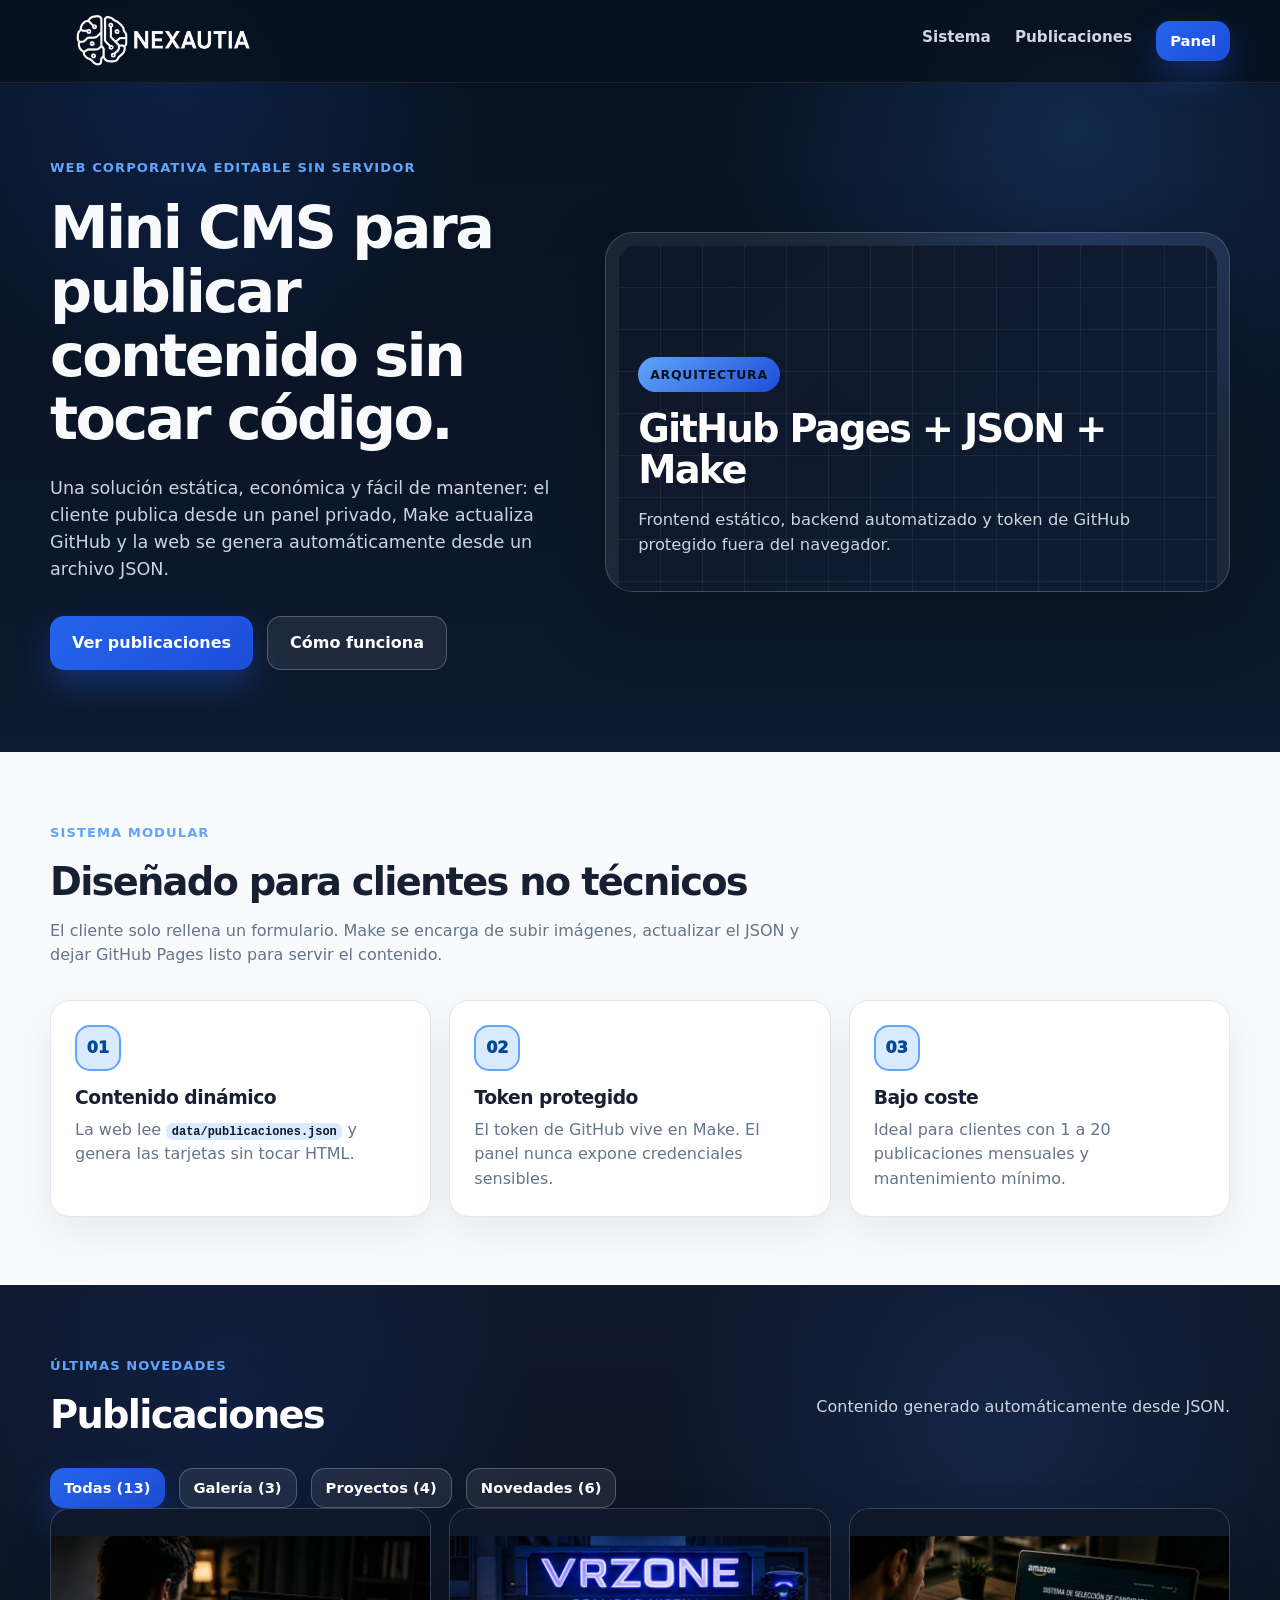
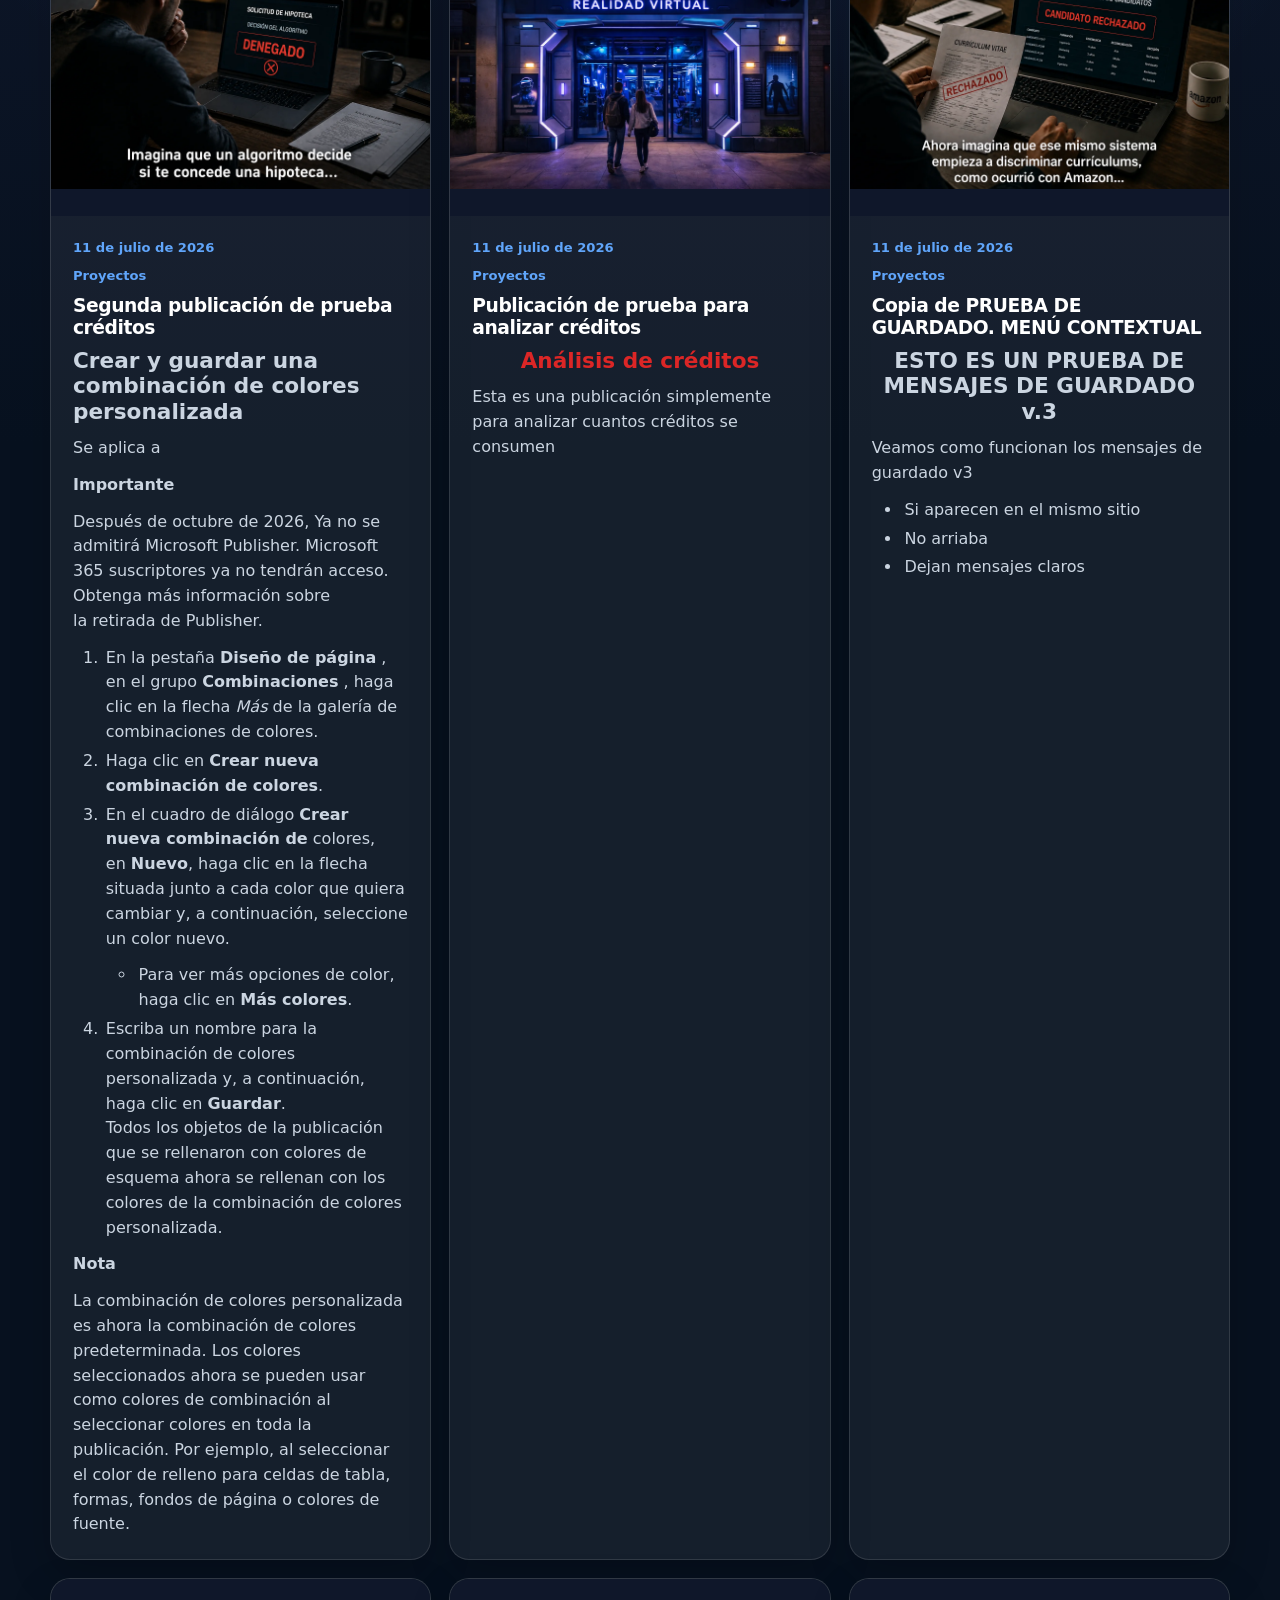
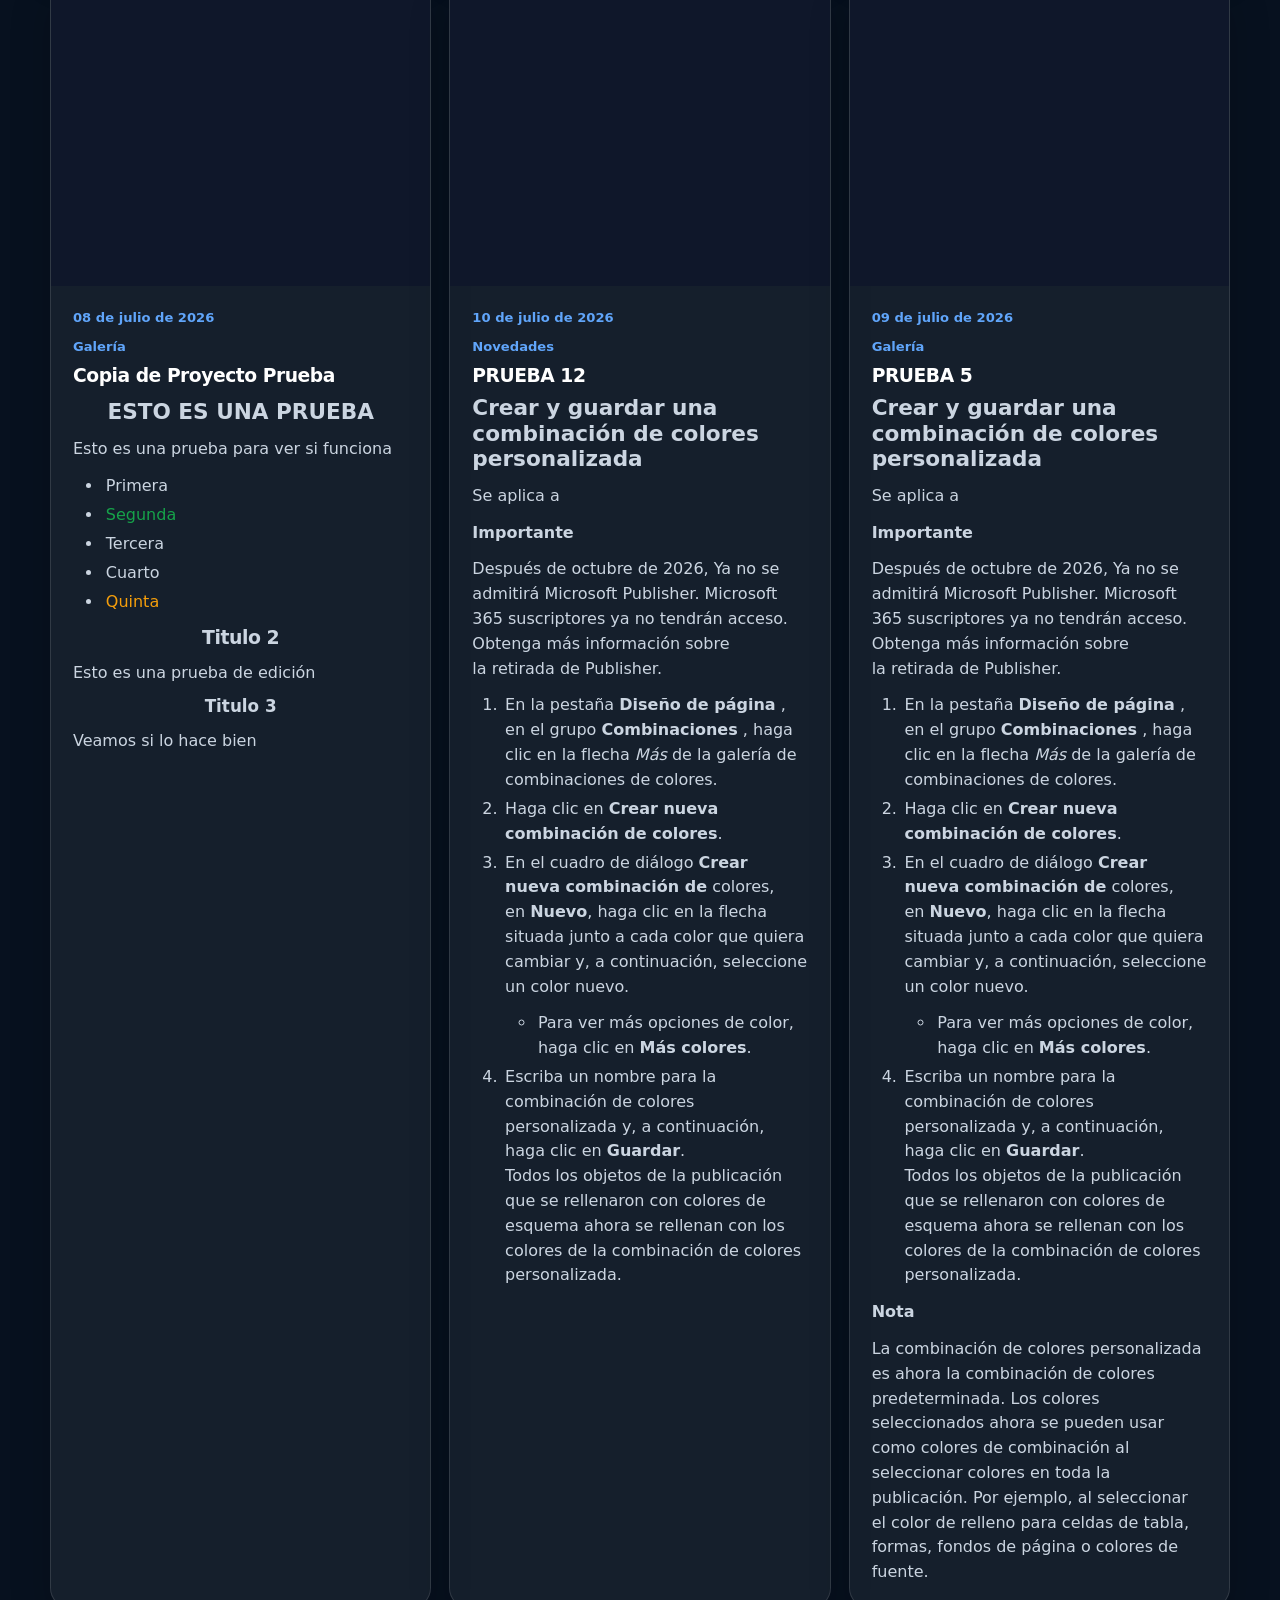
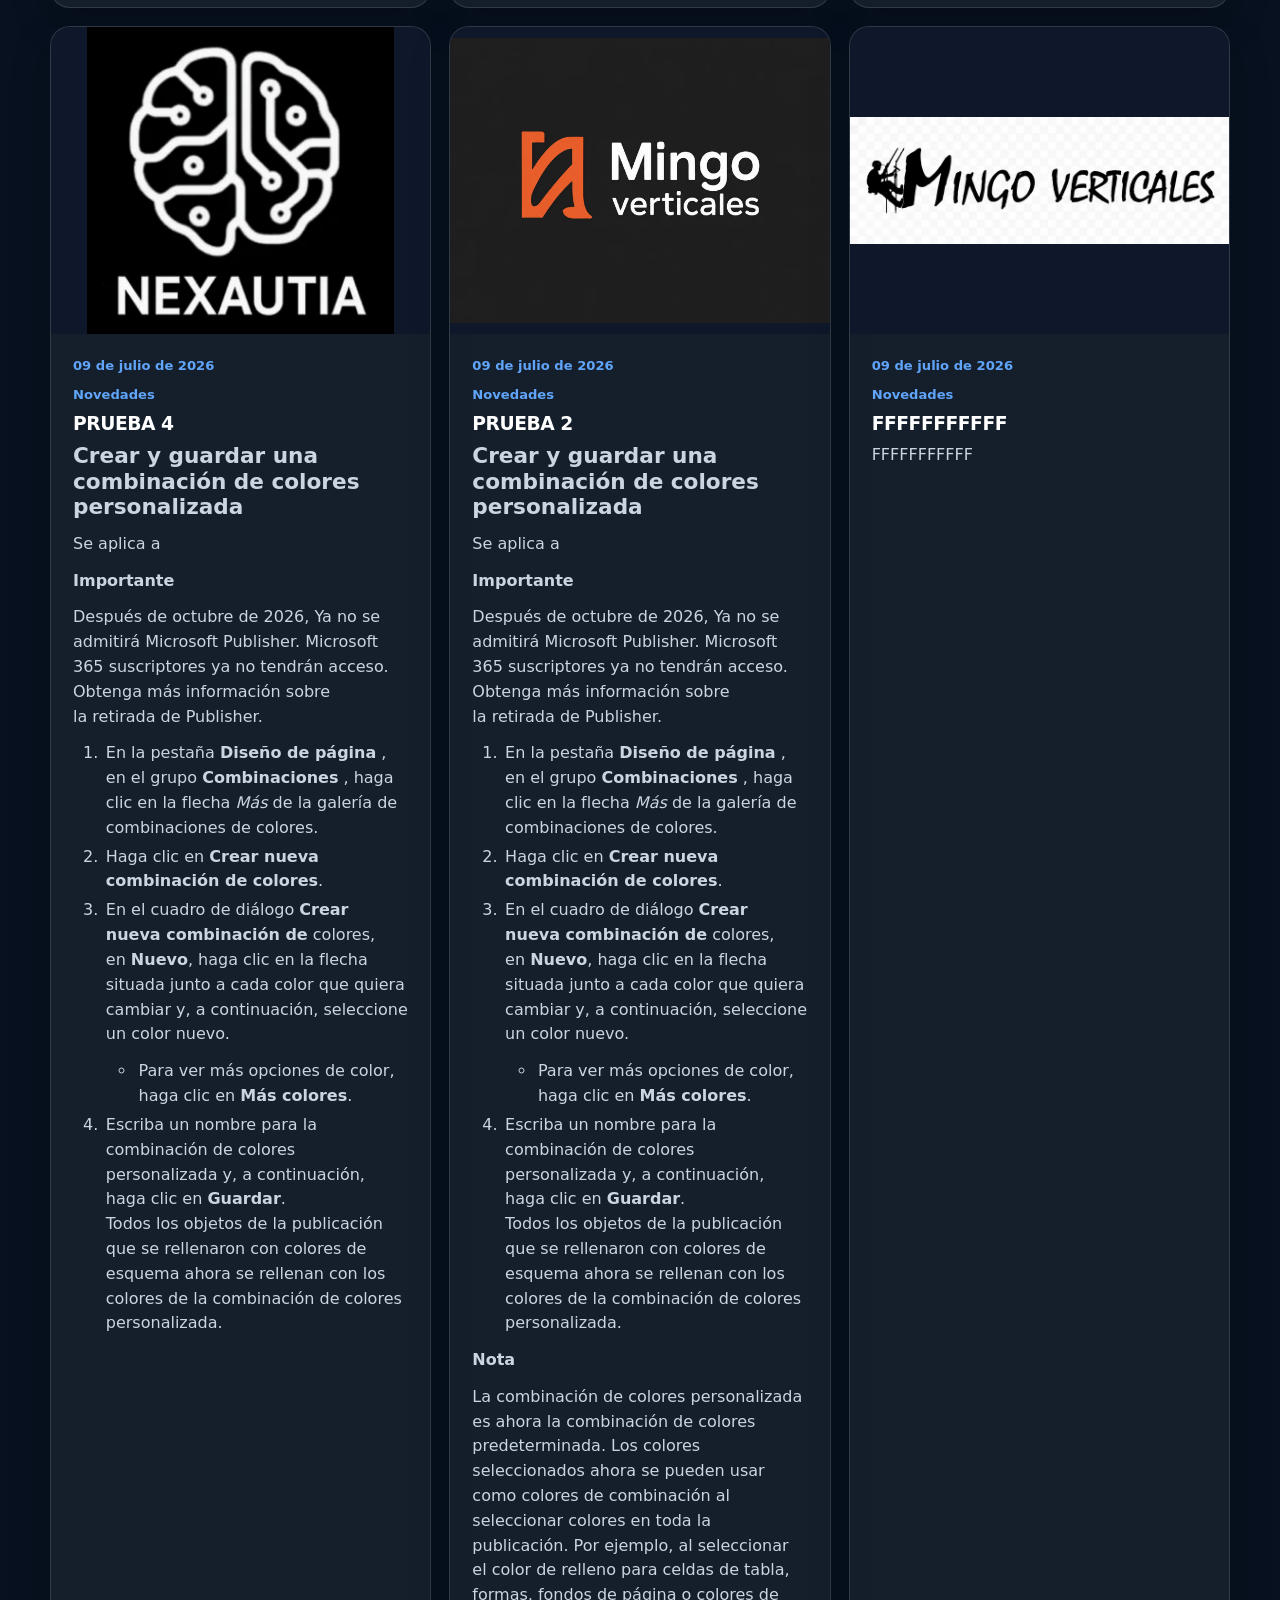
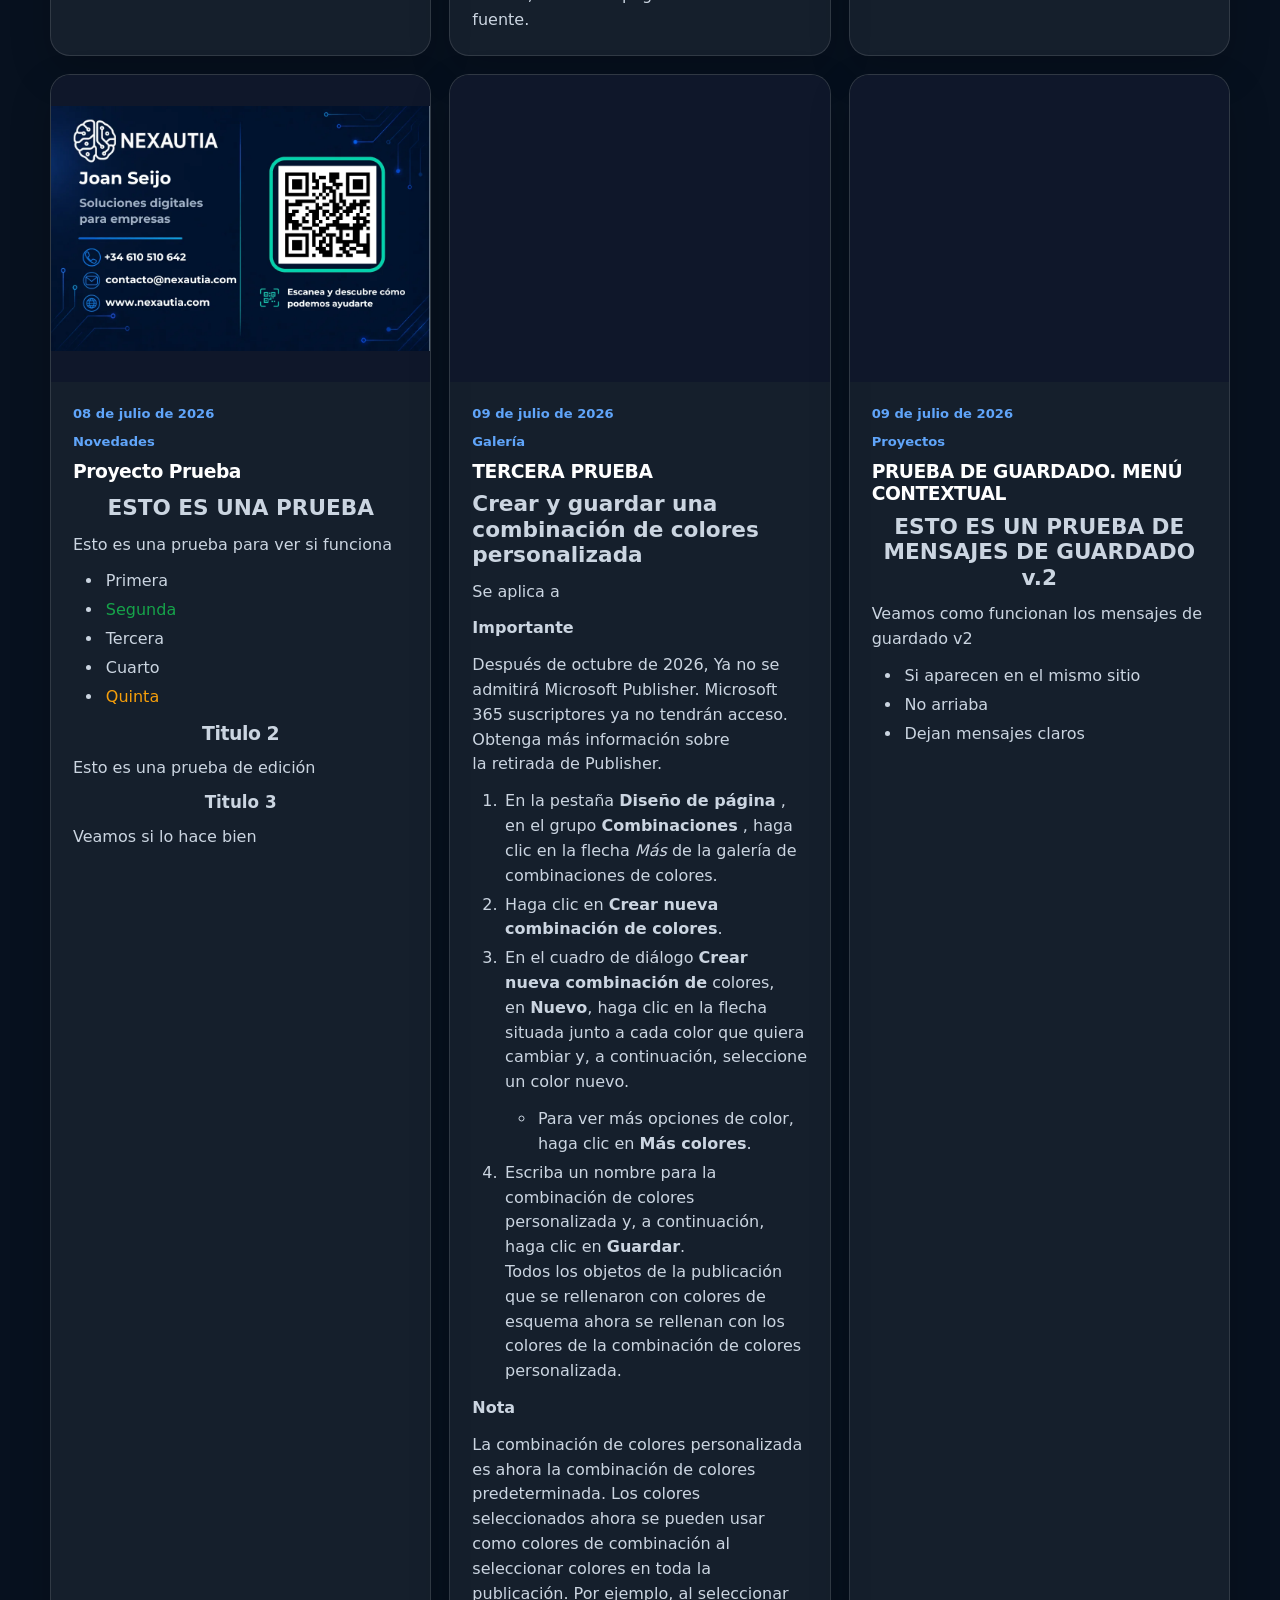
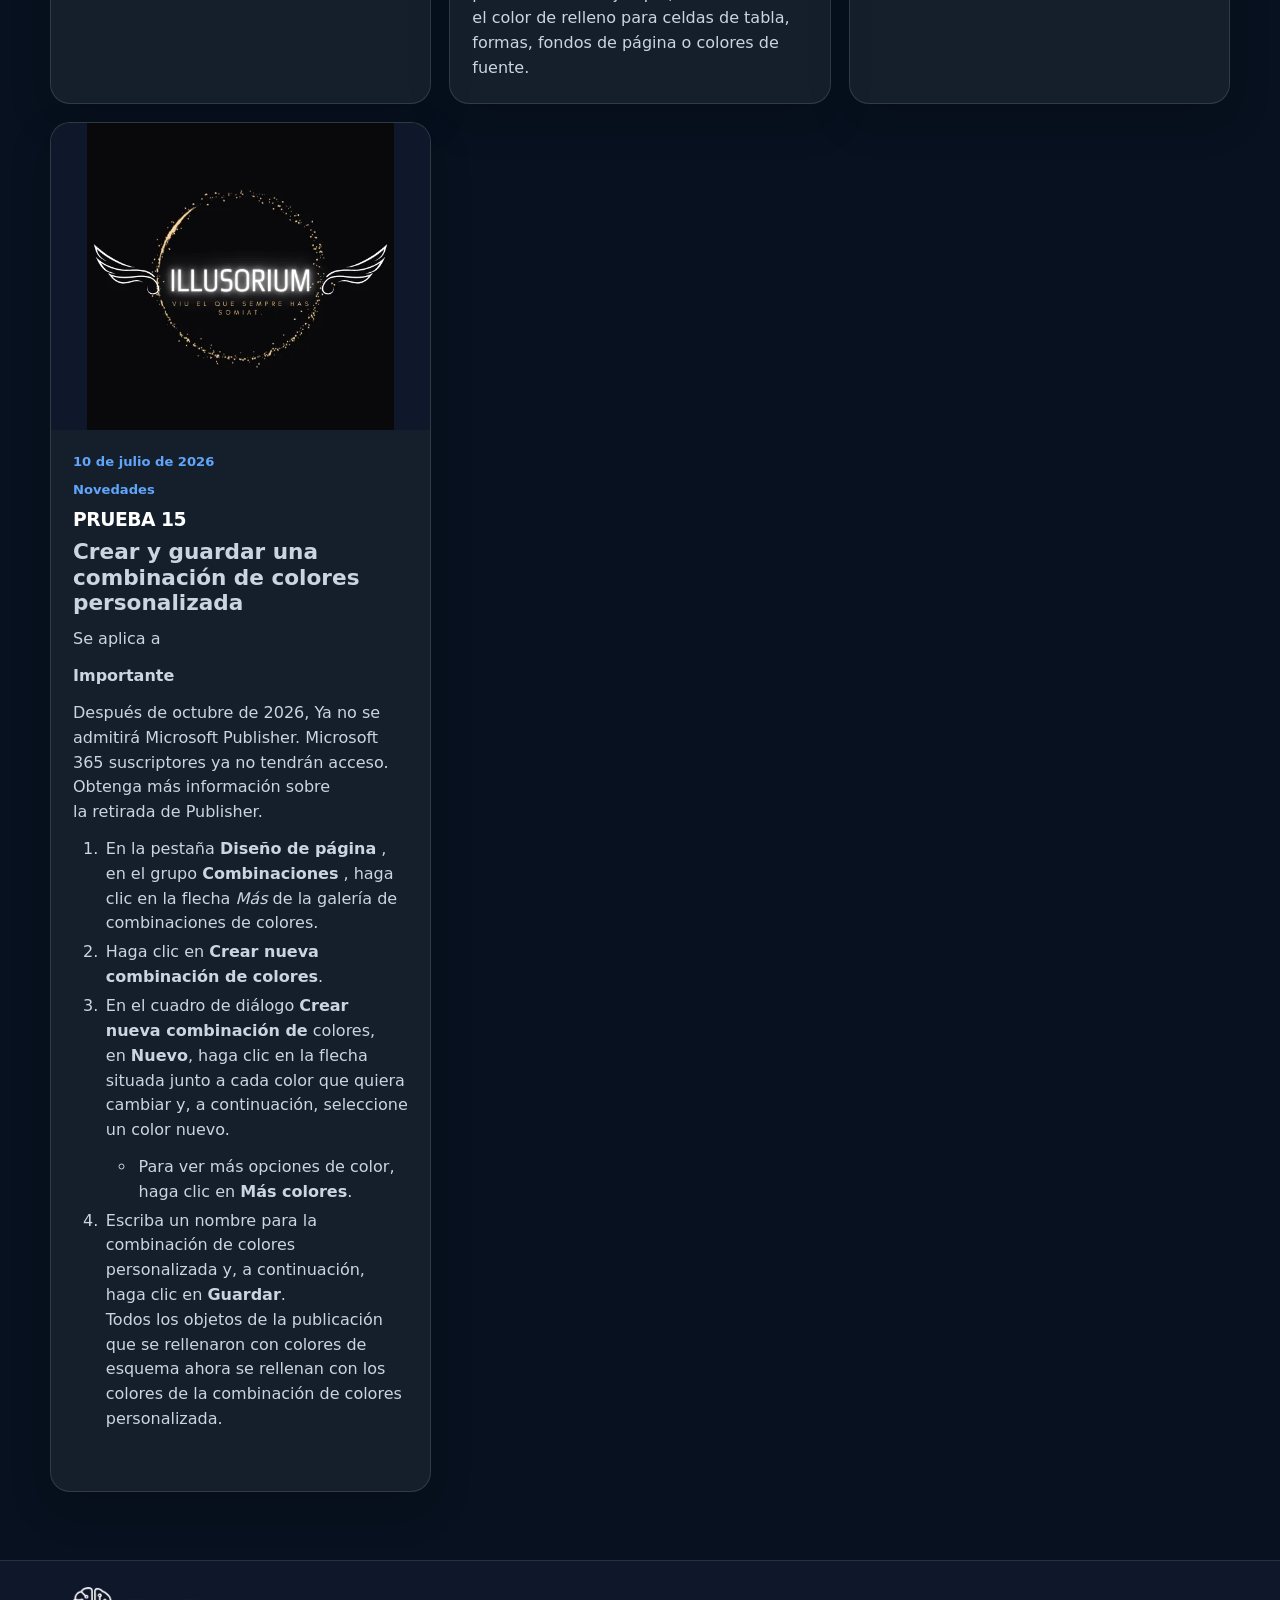
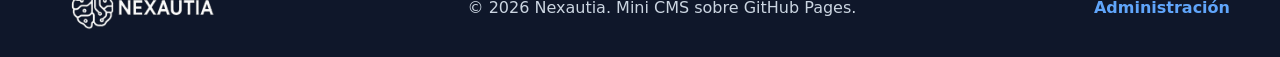
<file: index.html>
<!doctype html>
<html lang="es">
<head>
  <meta charset="utf-8">
  <meta name="viewport" content="width=device-width, initial-scale=1">
  <title>Nexautia | Mini CMS con GitHub Pages y Make</title>
  <meta name="description" content="Mini CMS corporativo sin servidor: GitHub Pages, JSON y Make para publicar contenido desde un panel privado.">
  <link rel="icon" href="assets/img/logo.svg" type="image/svg+xml">
  <link rel="stylesheet" href="assets/css/styles.css?v=20260705-24">
  <script defer src="assets/js/publicaciones.js?v=20260705-24"></script>
</head>
<body>
  <header class="site-header">
    <nav class="nav container" aria-label="Navegación principal">
      <a class="brand" href="./" aria-label="Inicio Nexautia">
        <img class="brand-logo" src="assets/img/logo.svg" alt="Nexautia">
      </a>
      <div class="nav-links">
        <a href="#servicios">Sistema</a>
        <a href="#publicaciones">Publicaciones</a>
        <a class="button button-small" href="admin/">Panel</a>
      </div>
    </nav>
  </header>

  <main>
    <section class="hero">
      <div class="container hero-grid">
        <div class="hero-copy">
          <p class="eyebrow">Web corporativa editable sin servidor</p>
          <h1>Mini CMS para publicar contenido sin tocar código.</h1>
          <p class="hero-text">Una solución estática, económica y fácil de mantener: el cliente publica desde un panel privado, Make actualiza GitHub y la web se genera automáticamente desde un archivo JSON.</p>
          <div class="hero-actions">
            <a class="button" href="#publicaciones">Ver publicaciones</a>
            <a class="button button-secondary" href="#servicios">Cómo funciona</a>
          </div>
        </div>
        <div class="hero-card" aria-label="Resumen del sistema">
          <span class="hero-card-label">Arquitectura</span>
          <strong>GitHub Pages + JSON + Make</strong>
          <p>Frontend estático, backend automatizado y token de GitHub protegido fuera del navegador.</p>
        </div>
      </div>
    </section>

    <section id="servicios" class="section section-light">
      <div class="container">
        <div class="section-heading">
          <p class="eyebrow">Sistema modular</p>
          <h2>Diseñado para clientes no técnicos</h2>
          <p>El cliente solo rellena un formulario. Make se encarga de subir imágenes, actualizar el JSON y dejar GitHub Pages listo para servir el contenido.</p>
        </div>
        <div class="feature-grid">
          <article class="feature-card">
            <span class="feature-icon" aria-hidden="true">01</span>
            <h3>Contenido dinámico</h3>
            <p>La web lee <code>data/publicaciones.json</code> y genera las tarjetas sin tocar HTML.</p>
          </article>
          <article class="feature-card">
            <span class="feature-icon" aria-hidden="true">02</span>
            <h3>Token protegido</h3>
            <p>El token de GitHub vive en Make. El panel nunca expone credenciales sensibles.</p>
          </article>
          <article class="feature-card">
            <span class="feature-icon" aria-hidden="true">03</span>
            <h3>Bajo coste</h3>
            <p>Ideal para clientes con 1 a 20 publicaciones mensuales y mantenimiento mínimo.</p>
          </article>
        </div>
      </div>
    </section>

    <section id="publicaciones" class="section section-dark">
      <div class="container">
        <div class="section-heading section-heading-row">
          <div>
            <p class="eyebrow">Últimas novedades</p>
            <h2>Publicaciones</h2>
          </div>
          <p class="muted">Contenido generado automáticamente desde JSON.</p>
        </div>
        <div id="posts-category-filters" class="hero-actions" aria-label="Filtrar publicaciones por categoría"></div>
        <div id="posts-status" class="status" role="status">Cargando publicaciones…</div>
        <div id="posts-grid" class="posts-grid" aria-live="polite"></div>
      </div>
    </section>
  </main>

  <footer class="site-footer">
    <div class="container footer-inner">
      <a class="footer-logo" href="./" aria-label="Inicio Nexautia">
        <img src="assets/img/logo.svg" alt="Nexautia">
      </a>
      <p>© <span id="year"></span> Nexautia. Mini CMS sobre GitHub Pages.</p>
      <a href="admin/">Administración</a>
    </div>
  </footer>
</body>
</html>
</file>
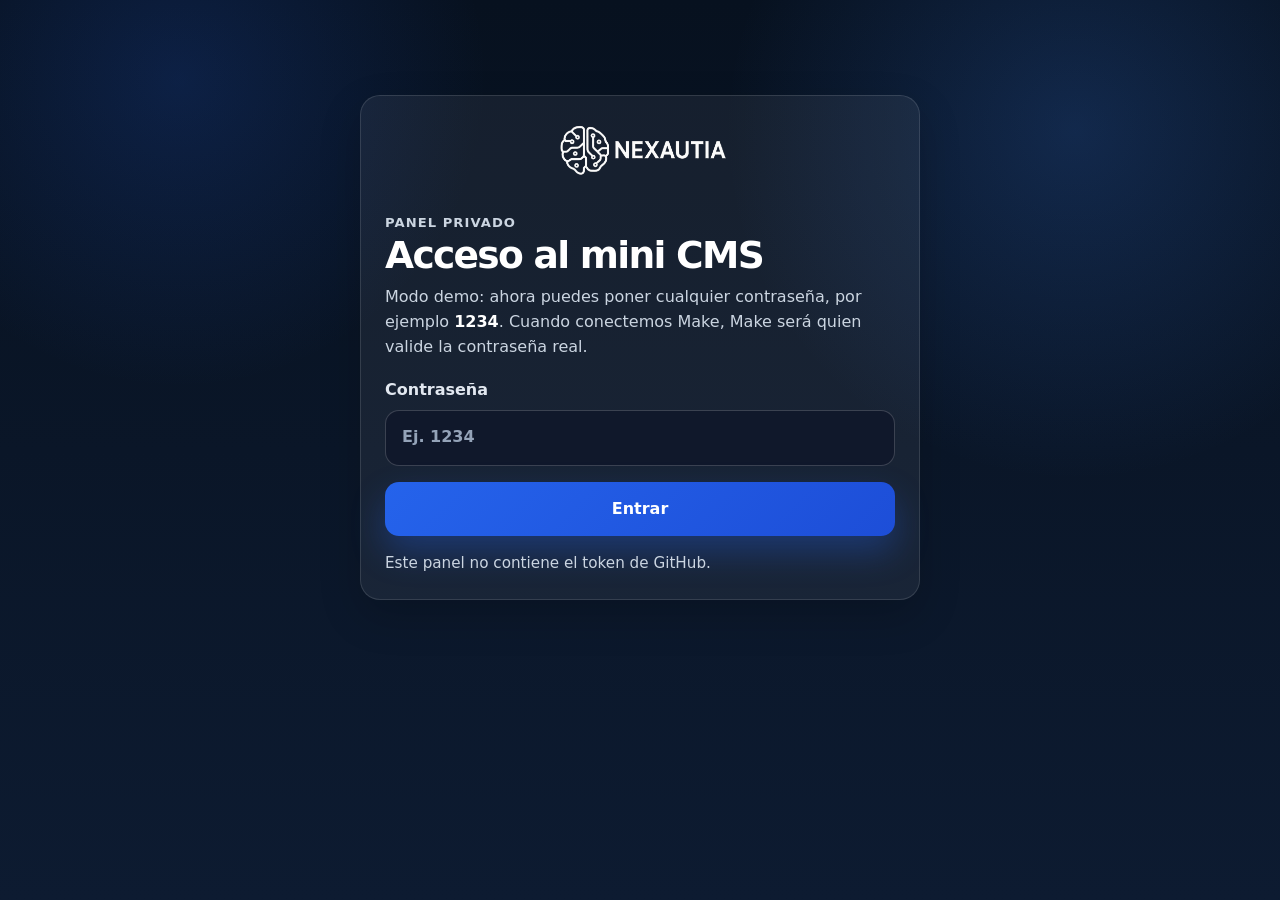
<file: admin/index.html>
<!doctype html>
<html lang="es">
<head>
  <meta charset="utf-8">
  <meta name="viewport" content="width=device-width, initial-scale=1">
  <title>Panel privado | Mini CMS Nexautia</title>
  <meta name="robots" content="noindex,nofollow">
  <link rel="icon" href="../assets/img/logo.svg" type="image/svg+xml">
  <link rel="stylesheet" href="../assets/css/styles.css?v=20260705-24">
  <link rel="stylesheet" href="../assets/css/admin.css?v=20260705-51">
  <script defer src="cms.config.js?v=20260705-21"></script>
  <script defer src="admin.js?v=20260705-51"></script>
</head>
<body class="admin-body">
  <main class="admin-shell">
    <section id="login-view" class="admin-card login-card">
      <div class="admin-logo-wrap">
        <img class="admin-logo" src="../assets/img/logo.svg" alt="Nexautia">
      </div>
      <div class="admin-card-header">
        <p class="eyebrow">Panel privado</p>
        <h1>Acceso al mini CMS</h1>
        <p>Modo demo: ahora puedes poner cualquier contraseña, por ejemplo <strong>1234</strong>. Cuando conectemos Make, Make será quien valide la contraseña real.</p>
      </div>
      <form id="login-form" class="form-grid">
        <label>
          Contraseña
          <input id="login-password" type="password" autocomplete="current-password" required placeholder="Ej. 1234">
        </label>
        <button class="button" type="submit">Entrar</button>
      </form>
      <p class="form-note">Este panel no contiene el token de GitHub.</p>
    </section>

    <section id="admin-view" class="admin-layout hidden">
      <header class="admin-topbar">
        <div class="admin-topbar-brand">
          <img class="admin-topbar-logo" src="../assets/img/logo.svg" alt="Nexautia">
          <div>
            <p class="eyebrow">Mini CMS</p>
            <h1>Publicaciones</h1>
          </div>
        </div>
        <div class="admin-actions">
          <button id="mobile-menu-button" class="button button-secondary admin-mobile-menu-button" type="button" aria-expanded="false" aria-controls="mobile-quick-menu">☰ Menú</button>
          <a class="button button-secondary" href="../">Ver web</a>
          <button id="help-button" class="button button-secondary admin-help-open" type="button" data-open-help>Manual</button>
          <button id="logout-button" class="button button-ghost" type="button">Salir</button>
        </div>
      </header>

      <nav id="mobile-quick-menu" class="admin-mobile-menu hidden" aria-label="Navegación rápida del panel">
        <button class="button button-small button-secondary" type="button" data-mobile-scroll="top">↑ Arriba</button>
        <button class="button button-small button-secondary" type="button" data-mobile-scroll="form">Formulario</button>
        <button class="button button-small button-secondary" type="button" data-mobile-scroll="list">Publicaciones</button>
        <button class="button button-small button-secondary" type="button" data-mobile-scroll="filters">Filtros</button>
        <button class="button button-small button-secondary" type="button" data-mobile-scroll="bulk">Lotes</button>
        <button class="button button-small button-secondary" type="button" data-mobile-scroll="order">Ordenar</button>
        <button class="button button-small button-secondary" type="button" data-mobile-scroll="view">Vista</button>
        <button class="button button-small button-secondary" type="button" data-mobile-scroll="tools">Herramientas</button>
        <button class="button button-small button-secondary admin-mobile-help-link" type="button" data-open-help>Manual</button>
      </nav>

      <section id="admin-help-modal" class="admin-help-modal hidden" role="dialog" aria-modal="true" aria-labelledby="admin-help-title">
        <div class="admin-help-backdrop" data-help-close></div>
        <div class="admin-help-panel admin-manual-panel">
          <div class="admin-help-header admin-manual-header">
            <div>
              <p class="eyebrow">Manual de uso</p>
              <h2 id="admin-help-title">Manual del panel</h2>
              <p>Guía estable para crear, editar, ordenar, proteger y recuperar publicaciones desde el mini CMS.</p>
            </div>
            <button class="button button-small button-secondary" type="button" data-help-close>Cerrar</button>
          </div>

          <div class="admin-manual-intro" aria-label="Resumen del manual">
            <div>
              <strong>Versión 9.1</strong>
              <span>Manual actualizado con categorías, papelera, lotes, copias, recuperación, vista compacta, orden por categoría, imágenes más claras y límite mensual del panel.</span>
            </div>
            <div>
              <strong>Idea clave</strong>
              <span>Revisa los cambios en pantalla y usa los botones de guardar o confirmar solo cuando quieras aplicarlos.</span>
            </div>
          </div>

          <div class="admin-help-content admin-manual-content">
            <details class="admin-help-item" open>
              <summary>1. Crear una publicación</summary>
              <ol>
                <li>Rellena el <strong>título</strong>.</li>
                <li>Escribe la <strong>descripción</strong> con el editor.</li>
                <li>Elige la <strong>categoría</strong>: Galería, Proyectos o Novedades.</li>
                <li>Elige si empieza como <strong>publicada</strong> u <strong>oculta</strong>.</li>
                <li>Selecciona una imagen y añade el <strong>texto alternativo</strong>.</li>
                <li>Pulsa <strong>Guardar publicación</strong>.</li>
              </ol>
              <p>Si falta algún dato obligatorio, el panel te avisará antes de guardar.</p>
            </details>

            <details class="admin-help-item">
              <summary>2. Imagen de la publicación</summary>
              <p>La zona de imagen indica si hay una <strong>imagen pendiente</strong>, una <strong>imagen actual</strong>, una <strong>imagen reutilizada</strong> o una <strong>nueva imagen seleccionada</strong>.</p>
              <ol>
                <li>Al crear, debes elegir una imagen.</li>
                <li>Al editar, puedes mantener la imagen actual sin tocar nada.</li>
                <li>Si eliges una nueva imagen, se aplicará al guardar.</li>
                <li>Si te equivocas, usa <strong>Quitar imagen elegida</strong> antes de guardar.</li>
              </ol>
              <p>El panel optimiza la imagen automáticamente para que pese menos y mantenga su proporción.</p>
            </details>

            <details class="admin-help-item">
              <summary>3. Editor de descripción</summary>
              <p>El editor permite formato básico: títulos, negrita, cursiva, listas, sangría, alineación y colores controlados.</p>
              <p>Al pegar texto desde otro editor, el panel intenta conservar un formato razonable y limpiar elementos innecesarios.</p>
            </details>

            <details class="admin-help-item">
              <summary>4. Editar, duplicar o cancelar</summary>
              <p><strong>Editar</strong> carga la publicación en el formulario para modificar textos, categoría, estado o imagen.</p>
              <p><strong>Duplicar</strong> crea una copia como borrador oculto para reutilizar una publicación anterior sin cambiar la original.</p>
              <p>Si empiezas a cambiar algo y sales, cancelas o intentas editar otra publicación, el panel te avisa si hay cambios sin guardar.</p>
            </details>

            <details class="admin-help-item">
              <summary>5. Publicado, oculto y papelera</summary>
              <p><strong>Publicado</strong> aparece en la web pública. <strong>Oculto</strong> se conserva en el panel, pero no se muestra en la web.</p>
              <p><strong>Mover a papelera</strong> retira la publicación sin eliminarla del todo.</p>
              <p>Dentro de la papelera puedes <strong>restaurar</strong> o <strong>eliminar definitivamente</strong>.</p>
            </details>

            <details class="admin-help-item">
              <summary>6. Categorías</summary>
              <p>Las publicaciones se organizan en <strong>Galería</strong>, <strong>Proyectos</strong> y <strong>Novedades</strong>.</p>
              <p>Las categorías sirven para filtrar el panel y para ordenar mejor lo que después se verá en cada sección de la web pública.</p>
            </details>

            <details class="admin-help-item">
              <summary>7. Ordenar publicaciones</summary>
              <p>Los botones <strong>Subir</strong> y <strong>Bajar</strong> sirven para ajustes rápidos de orden.</p>
              <p>Usa <strong>Ordenar por categoría</strong> cuando quieras ordenar solo Galería, solo Proyectos o solo Novedades sin ver todo mezclado.</p>
              <ol>
                <li>Entra en <strong>Ordenar por categoría</strong>.</li>
                <li>Elige Todas, Galería, Proyectos o Novedades.</li>
                <li>Mueve las publicaciones con Primera, Subir, Bajar o Última.</li>
                <li>Pulsa <strong>Guardar orden</strong> o <strong>Cancelar cambios</strong>.</li>
              </ol>
            </details>

            <details class="admin-help-item">
              <summary>8. Búsqueda, filtros y contadores</summary>
              <p>La búsqueda localiza publicaciones por título, descripción o categoría.</p>
              <p>Los filtros permiten ver solo publicadas, ocultas, papelera o una categoría concreta.</p>
              <p>Los contadores ayudan a saber cuántas publicaciones hay en total, cuántas están publicadas, ocultas o visibles en ese momento.</p>
            </details>

            <details class="admin-help-item">
              <summary>9. Paginación y vistas</summary>
              <p>La paginación permite revisar el listado por bloques de 10, 25 o 50 publicaciones.</p>
              <p><strong>Vista completa</strong> muestra más información. <strong>Vista compacta</strong> reduce el listado para revisar muchas publicaciones más rápido.</p>
              <p><strong>Ver más / Ver menos</strong> permite desplegar o recoger descripciones largas.</p>
            </details>

            <details class="admin-help-item">
              <summary>10. Acciones por lote</summary>
              <p>Marca varias publicaciones para aplicar una acción común: publicar, ocultar, mover a papelera, restaurar, eliminar definitivamente o cambiar categoría.</p>
              <p>Si hay filtros activos, <strong>Seleccionar mostradas</strong> selecciona solo las publicaciones visibles en ese momento.</p>
              <p>Para cambiar categoría en bloque, puedes asignar una misma categoría a todas o revisar una por una antes de guardar.</p>
            </details>

            <details class="admin-help-item">
              <summary>11. Copias y recuperación</summary>
              <p><strong>Descargar copia completa</strong> genera un ZIP con los datos y las imágenes usadas.</p>
              <p><strong>Verificar copia</strong> revisa si el ZIP seleccionado parece correcto.</p>
              <p><strong>Recuperar publicaciones eliminadas</strong> compara una copia con el panel actual y permite recuperar publicaciones que ya no están.</p>
              <p>La recuperación está pensada para publicaciones eliminadas definitivamente; si una publicación sigue en la papelera, todavía no aparecerá como recuperable.</p>
            </details>

            <details class="admin-help-item">
              <summary>12. Uso en móvil</summary>
              <p>En móvil tienes un menú rápido para saltar a formulario, publicaciones, filtros, lotes, ordenar, vista, herramientas y manual.</p>
              <p>La barra inferior permite moverse por las zonas principales sin tener que hacer mucho desplazamiento.</p>
            </details>

            <details class="admin-help-item">
              <summary>13. Uso mensual del panel</summary>
              <p>En Herramientas puedes ver el <strong>uso mensual del panel</strong>. Es un límite interno para controlar las acciones que guardan cambios.</p>
              <p>Buscar, filtrar, cambiar de página, abrir el manual, verificar copias o cambiar de vista no suma uso.</p>
              <p>Si se alcanza el límite mensual, el panel avisa antes de guardar y no realiza el cambio.</p>
            </details>

            <details class="admin-help-item">
              <summary>14. Buenas prácticas</summary>
              <ol>
                <li>Antes de cambios importantes, descarga una copia completa.</li>
                <li>Usa <strong>Oculto</strong> para preparar publicaciones antes de enseñarlas en la web.</li>
                <li>Usa categorías y orden por categoría para mantener la web pública más clara.</li>
                <li>Escribe textos alternativos sencillos para las imágenes.</li>
                <li>Después de subir una versión nueva del panel, abre la URL con el número de versión actualizado.</li>
              </ol>
            </details>
          </div>
        </div>
      </section>

      <div id="admin-alert" class="admin-alert hidden" role="status"></div>

      <div class="admin-grid">
        <section id="admin-form-section" class="admin-card">
          <div class="admin-card-header">
            <h2 id="form-title">Nueva publicación</h2>
            <p>Crea o edita publicaciones. Los cambios se aplicarán cuando pulses guardar.</p>
          </div>
          <form id="post-form" class="form-grid">
            <input id="post-id" type="hidden">
            <input id="current-image-path" type="hidden">
            <input id="current-image-src" type="hidden">

            <label>
              Título
              <input id="post-title" type="text" maxlength="110" required placeholder="Ej. Nueva publicación corporativa">
            </label>

            <div class="rich-editor-field">
              <span class="rich-editor-label">Descripción</span>
              <div class="rich-editor" aria-label="Editor básico de descripción">
                <div class="rich-editor-toolbar" aria-label="Formato de descripción">
                  <select id="rich-format-select" class="rich-editor-format-select" aria-label="Formato de texto">
                    <option value="p">Texto</option>
                    <option value="h2">Título 1</option>
                    <option value="h3">Título 2</option>
                    <option value="h4">Título 3</option>
                  </select>
                  <button class="button button-small button-secondary" type="button" data-rich-command="bold" title="Negrita" aria-label="Negrita"><strong>B</strong></button>
                  <button class="button button-small button-secondary" type="button" data-rich-command="italic" title="Cursiva" aria-label="Cursiva"><em>I</em></button>
                  <div class="rich-color-picker">
                    <button id="rich-color-toggle" class="button button-small button-secondary rich-color-toggle" type="button" aria-label="Color de texto" aria-expanded="false" aria-controls="rich-color-menu">
                      <span id="rich-color-current-swatch" class="rich-color-swatch rich-color-swatch-base" aria-hidden="true"></span>
                      <span id="rich-color-current-label">Color</span>
                      <span class="rich-color-caret" aria-hidden="true">▾</span>
                    </button>
                    <div id="rich-color-menu" class="rich-color-menu hidden" role="menu" aria-label="Colores de texto">
                      <button class="rich-color-option is-active" type="button" data-rich-color="base" role="menuitem">
                        <span class="rich-color-swatch rich-color-swatch-base" aria-hidden="true"></span>
                        <span>Color base</span>
                      </button>
                      <button class="rich-color-option" type="button" data-rich-color="blue" role="menuitem">
                        <span class="rich-color-swatch rich-color-swatch-blue" aria-hidden="true"></span>
                        <span>Azul</span>
                      </button>
                      <button class="rich-color-option" type="button" data-rich-color="green" role="menuitem">
                        <span class="rich-color-swatch rich-color-swatch-green" aria-hidden="true"></span>
                        <span>Verde</span>
                      </button>
                      <button class="rich-color-option" type="button" data-rich-color="orange" role="menuitem">
                        <span class="rich-color-swatch rich-color-swatch-orange" aria-hidden="true"></span>
                        <span>Naranja</span>
                      </button>
                      <button class="rich-color-option" type="button" data-rich-color="red" role="menuitem">
                        <span class="rich-color-swatch rich-color-swatch-red" aria-hidden="true"></span>
                        <span>Rojo</span>
                      </button>
                    </div>
                  </div>
                  <button class="button button-small button-secondary" type="button" data-rich-command="insertUnorderedList" title="Lista con viñetas" aria-label="Lista con viñetas">•</button>
                  <button class="button button-small button-secondary" type="button" data-rich-command="insertOrderedList" title="Lista numerada" aria-label="Lista numerada">1.</button>
                  <button class="button button-small button-secondary" type="button" data-rich-command="outdent" title="Reducir sangría" aria-label="Reducir sangría">←</button>
                  <button class="button button-small button-secondary" type="button" data-rich-command="indent" title="Aumentar sangría" aria-label="Aumentar sangría">→</button>
                  <button class="button button-small button-secondary" type="button" data-rich-command="justifyLeft" title="Alinear a la izquierda" aria-label="Alinear a la izquierda"><span class="align-icon align-icon-left" aria-hidden="true"><span></span><span></span><span></span></span></button>
                  <button class="button button-small button-secondary" type="button" data-rich-command="justifyCenter" title="Centrar" aria-label="Centrar"><span class="align-icon align-icon-center" aria-hidden="true"><span></span><span></span><span></span></span></button>
                  <button class="button button-small button-secondary" type="button" data-rich-command="justifyRight" title="Alinear a la derecha" aria-label="Alinear a la derecha"><span class="align-icon align-icon-right" aria-hidden="true"><span></span><span></span><span></span></span></button>
                </div>
                <div id="post-description-editor" class="rich-editor-area" contenteditable="true" role="textbox" aria-multiline="true" data-placeholder="Describe la publicación…"></div>
              </div>
              <textarea id="post-description" class="hidden" aria-hidden="true"></textarea>
              <p class="form-note rich-editor-help">Formato básico: títulos, negrita, cursiva, colores controlados, viñetas, lista numerada, sangría y alineación. Al pegar desde otro editor se conserva el formato razonable y se limpia lo no seguro.</p>
            </div>

            <label>
              Categoría
              <select id="post-category">
                <option value="galeria">Galería</option>
                <option value="proyectos">Proyectos</option>
                <option value="novedades">Novedades</option>
              </select>
            </label>

            <div id="image-preview" class="image-preview hidden"></div>

            <section class="image-manager" aria-labelledby="image-manager-title">
              <div class="image-manager-header">
                <div>
                  <span class="image-manager-kicker">Imagen de la publicación</span>
                  <h3 id="image-manager-title">Selecciona una imagen</h3>
                </div>
                <span id="image-manager-badge" class="image-manager-badge">Pendiente</span>
              </div>

              <p id="image-manager-status" class="image-manager-status">Selecciona una imagen para ver la vista previa.</p>

              <div class="image-manager-actions">
                <label id="image-file-label" class="button button-secondary image-file-label" for="post-image">Elegir imagen</label>
                <button id="clear-selected-image-button" class="button button-small button-secondary hidden" type="button">Quitar imagen elegida</button>
              </div>

              <input id="post-image" class="image-file-input" type="file" accept="image/jpeg,image/png,image/webp">
              <p class="form-note image-manager-note">La imagen nueva se aplicará al guardar. Puedes usar JPG, PNG o WebP; el panel la optimiza automáticamente.</p>
            </section>

            <label>
              Texto alternativo de la imagen
              <input id="post-alt" type="text" maxlength="140" placeholder="Ej. Imagen descriptiva de la publicación">
            </label>

            <label>
              Estado
              <select id="post-status">
                <option value="published">Publicado</option>
                <option value="hidden">Oculto</option>
              </select>
            </label>

            <div class="form-actions">
              <button id="save-button" class="button" type="submit">Guardar publicación</button>
              <button id="cancel-edit-button" class="button button-secondary hidden" type="button">Cancelar edición</button>
            </div>
            <div id="form-feedback" class="admin-alert admin-inline-alert hidden" role="status"></div>
          </form>
        </section>

        <section id="admin-list-section" class="admin-card">
          <div class="admin-card-header admin-card-header-row">
            <div>
              <h2>Contenido actual</h2>
              <p>Listado leído directamente desde <code>publicaciones.json</code>.</p>
            </div>
            <div class="admin-list-header-actions">
              <button id="refresh-button" class="button button-small button-secondary" type="button">Actualizar</button>
            </div>
          </div>
          <div id="admin-list-filters" class="form-grid">
            <label>
              Buscar publicación
              <input id="post-search" type="search" autocomplete="off" placeholder="Buscar por título o descripción">
            </label>
            <label>
              Filtrar por estado
              <select id="post-status-filter">
                <option value="all">Todas</option>
                <option value="published">Publicadas</option>
                <option value="hidden">Ocultas</option>
                <option value="trash">Papelera</option>
              </select>
            </label>
            <label>
              Filtrar por categoría
              <select id="post-category-filter">
                <option value="all">Todas</option>
                <option value="galeria">Galería</option>
                <option value="proyectos">Proyectos</option>
                <option value="novedades">Novedades</option>
              </select>
            </label>
            <button id="clear-search-button" class="button button-secondary hidden" type="button">Limpiar búsqueda y filtros</button>
          </div>
          <div id="admin-view-entry" class="admin-view-entry" aria-label="Vista del listado">
            <div>
              <strong>Vista del listado</strong>
              <span>Elige una vista cómoda para revisar las publicaciones.</span>
            </div>
            <div class="admin-view-toggle" role="group" aria-label="Cambiar vista del listado">
              <button id="list-view-complete-button" class="button button-small button-secondary" type="button" data-list-view="complete" aria-pressed="true">Completa</button>
              <button id="list-view-compact-button" class="button button-small button-secondary" type="button" data-list-view="compact" aria-pressed="false">Compacta</button>
            </div>
          </div>

          <div id="admin-order-entry" class="admin-order-entry" aria-label="Orden de publicaciones">
            <div>
              <strong>Orden de publicaciones</strong>
              <span>Reordena todas las publicaciones o solo una categoría.</span>
            </div>
            <button id="order-mode-button" class="button button-small button-secondary" type="button" aria-pressed="false">Ordenar por categoría</button>
          </div>
          <div id="admin-status" class="status" role="status">Cargando publicaciones…</div>
          <div id="list-feedback" class="admin-alert admin-inline-alert hidden" role="status"></div>
          <div id="admin-posts" class="admin-posts"></div>
        </section>
      </div>

      <section id="admin-tools-section" class="admin-card admin-tools-card">
        <div class="admin-card-header">
          <p class="eyebrow">Herramientas</p>
          <h2>Herramientas del CMS</h2>
          <p>Opciones de mantenimiento y seguridad para trabajar con el contenido del panel.</p>
        </div>
        <div class="admin-tools-grid">
          <article id="usage-panel" class="admin-tool-box admin-usage-box" aria-label="Uso mensual del panel">
            <div>
              <h3>Uso mensual del panel</h3>
              <p class="admin-usage-main"><strong><span id="usage-current">0</span> / <span id="usage-limit">15</span></strong></p>
              <div id="usage-bar" class="admin-usage-bar" role="progressbar" aria-valuemin="0" aria-valuenow="0" aria-valuemax="15" aria-label="Uso mensual del panel">
                <span></span>
              </div>
              <p id="usage-status" class="form-note">Solo se suma cuando una acción se guarda correctamente.</p>
              <p class="form-note">Mes actual: <span id="usage-month">--</span>. Límite de prueba: 15.</p>
            </div>
          </article>

          <article class="admin-tool-box">
            <div>
              <h3>Descargar copia completa</h3>
              <p>Genera un ZIP con los datos y las imágenes usadas por las publicaciones actuales.</p>
              <p class="form-note">Úsala antes de cambios importantes para conservar una copia del contenido.</p>
            </div>
            <button id="export-backup-button" class="button button-secondary" type="button">Descargar copia completa</button>
          </article>

          <article class="admin-tool-box admin-tool-box-stacked">
            <div>
              <h3>Verificar copia completa</h3>
              <p>Selecciona un ZIP descargado desde este panel para comprobar si contiene los datos y las imágenes esperadas.</p>
              <p class="form-note">Solo revisa la copia seleccionada. No realiza cambios.</p>
            </div>
            <div class="admin-tool-actions">
              <label class="admin-file-action">
                Archivo ZIP
                <input id="verify-backup-file" type="file" accept=".zip,application/zip,application/x-zip-compressed">
              </label>
              <button id="verify-backup-button" class="button button-secondary" type="button">Verificar copia</button>
            </div>
            <div id="backup-verify-result" class="backup-verify-result hidden" aria-live="polite"></div>
          </article>

          <article class="admin-tool-box admin-tool-box-stacked">
            <div>
              <h3>Recuperar publicaciones eliminadas</h3>
              <p>Selecciona una copia completa para buscar publicaciones que ya no están en el panel y recuperarlas.</p>
              <p class="form-note">Añade solo las publicaciones que elijas. Las publicaciones actuales se conservan.</p>
            </div>
            <div class="admin-tool-actions">
              <label class="admin-file-action">
                Archivo ZIP
                <input id="recover-backup-file" type="file" accept=".zip,application/zip,application/x-zip-compressed">
              </label>
              <button id="analyze-recover-backup-button" class="button button-secondary" type="button">Buscar recuperables</button>
            </div>
            <div id="backup-recover-result" class="backup-recover-result hidden" aria-live="polite"></div>
          </article>
        </div>
        <div id="tools-feedback" class="admin-alert admin-inline-alert hidden" role="status"></div>
      </section>

      <nav id="mobile-bottom-nav" class="admin-mobile-bottom-nav" aria-label="Accesos rápidos del panel">
        <button type="button" data-mobile-scroll="form"><span aria-hidden="true">✎</span><span>Formulario</span></button>
        <button type="button" data-mobile-scroll="list"><span aria-hidden="true">▦</span><span>Publicaciones</span></button>
        <button type="button" data-mobile-scroll="filters"><span aria-hidden="true">⌕</span><span>Filtros</span></button>
        <button type="button" data-mobile-scroll="bulk"><span aria-hidden="true">☑</span><span>Lotes</span></button>
        <button type="button" data-mobile-scroll="top"><span aria-hidden="true">↑</span><span>Arriba</span></button>
      </nav>
    </section>
  </main>
</body>
</html>
</file>
<file: assets/css/styles.css>
:root {
  --primary: #2563eb;
  --primary-2: #1d4ed8;
  --secondary: #60a5fa;
  --dark: #07111f;
  --text: #f8fafc;
  --muted: #cbd5e1;
  --light: #f8fafc;
  --light-text: #172033;
  --light-muted: #64748b;
  --line-light: #e2e8f0;
  --shadow: 0 24px 70px #00000047;
  --dark-surface: #0f172a;
  --dark-end: #0d1b31;
  --page-background: radial-gradient(circle 440px at 14% 80px, #2563eb2e 0, transparent 70%), radial-gradient(circle 500px at 84% 130px, #3b82f633 0, transparent 70%), linear-gradient(180deg, var(--dark) 0, var(--dark-end) 900px);
  --dark-band-background: radial-gradient(circle 420px at 18% 110px, #2563eb1f 0, transparent 72%), radial-gradient(circle 460px at 78% 140px, #3b82f624 0, transparent 72%), linear-gradient(180deg, var(--dark-surface) 0, var(--dark) 760px);
  --dark-card-background: #ffffff0f;
  --dark-card-border: #ffffff1f;
  --icon-background: #dbeafe;
  --icon-border: var(--secondary);
  --icon-color: #004a99;
  --hero-panel-background: radial-gradient(circle at 82% 16%, #2563eb24, transparent 34%), rgba(255, 255, 255, 0.075);
  --hero-panel-border: rgba(255, 255, 255, 0.17);
  --hero-panel-inner-background: linear-gradient(rgba(255, 255, 255, 0.055) 1px, transparent 1px) 0 0 / 42px 42px, linear-gradient(90deg, rgba(255, 255, 255, 0.055) 1px, transparent 1px) 0 0 / 42px 42px, linear-gradient(135deg, rgba(15, 23, 42, 0.96), rgba(13, 27, 49, 0.94));
  --dark-panel-background: linear-gradient(135deg, var(--dark-surface), #173054);
  --radius-lg: 28px;
  --radius-md: 20px;
  --radius-sm: 14px;
  --container: 1180px;
}

* { box-sizing: border-box; }

html {
  background: var(--page-background);
  min-height: 100%;
  scroll-behavior: smooth;
}

body {
  min-height: 100vh;
  margin: 0;
  color: var(--text);
  background: var(--page-background);
  font-family: Inter, ui-sans-serif, system-ui, -apple-system, BlinkMacSystemFont, "Segoe UI", sans-serif;
  line-height: 1.55;
  overflow-x: hidden;
}

img {
  display: block;
  max-width: 100%;
  height: auto;
}

a {
  color: inherit;
  text-decoration: none;
}

code {
  padding: 0.12rem 0.35rem;
  border-radius: 0.45rem;
  background: #dbeafe;
  color: #0f172a;
  font-size: 0.92em;
  font-weight: 800;
}

.container {
  width: min(100% - 36px, var(--container));
  margin-inline: auto;
}

.site-header {
  position: sticky;
  top: 0;
  z-index: 20;
  background: rgba(7, 17, 31, 0.86);
  border-bottom: 1px solid #ffffff14;
  backdrop-filter: blur(16px);
}

.nav {
  min-height: 82px;
  display: flex;
  align-items: center;
  justify-content: space-between;
  gap: 24px;
}

.brand {
  display: inline-flex;
  align-items: center;
  min-width: 0;
}

.brand-logo {
  width: 220px;
  max-width: min(220px, 48vw);
  height: auto;
}

.nav-links {
  display: flex;
  align-items: center;
  gap: 24px;
  color: #e2e8f0;
  font-size: 0.95rem;
  font-weight: 700;
  white-space: nowrap;
}

.nav-links a:not(.button) {
  opacity: 0.92;
  position: relative;
  padding-bottom: 6px;
}

.nav-links a:not(.button):hover {
  color: #fff;
}

.nav-links a:not(.button):hover::after {
  content: "";
  height: 2px;
  background: var(--secondary);
  border-radius: 999px;
  position: absolute;
  left: 0;
  right: 0;
  bottom: 0;
}

.hero {
  padding: 72px 0 82px;
  overflow: hidden;
}

.hero-grid {
  display: grid;
  grid-template-columns: minmax(0, 0.9fr) minmax(420px, 1.1fr);
  gap: 44px;
  align-items: center;
}

.hero-copy h1,
.section-heading h2,
.admin-card h1,
.admin-card h2,
.admin-topbar h1 {
  margin: 0;
  line-height: 1.08;
  letter-spacing: -0.045em;
}

.hero-copy h1 {
  max-width: 760px;
  font-size: clamp(2.35rem, 4.6vw, 4.65rem);
}

.hero-text {
  max-width: 68ch;
  margin: 1.5rem 0 0;
  color: var(--muted);
  font-size: 1.1rem;
}

.eyebrow {
  display: inline-flex;
  align-items: center;
  gap: 10px;
  margin: 0 0 18px;
  color: var(--secondary);
  text-transform: uppercase;
  letter-spacing: 0.08em;
  font-size: 0.82rem;
  font-weight: 900;
}

.hero-actions,
.form-actions,
.admin-actions {
  display: flex;
  flex-wrap: wrap;
  gap: 14px;
  align-items: center;
}

.hero-actions { margin-top: 2rem; }

.button {
  min-height: 54px;
  display: inline-flex;
  align-items: center;
  justify-content: center;
  border: 0;
  border-radius: 14px;
  padding: 0 22px;
  color: #fff;
  background: linear-gradient(135deg, var(--primary), var(--primary-2));
  font: inherit;
  font-weight: 850;
  line-height: 1.2;
  text-align: center;
  cursor: pointer;
  box-shadow: 0 16px 34px #2563eb52;
  transition: transform 0.18s ease, box-shadow 0.18s ease, background 0.18s ease, opacity 0.18s ease;
}

.button:hover {
  transform: translateY(-1px);
  box-shadow: 0 20px 42px #2563eb61;
}

.button:disabled {
  opacity: 0.6;
  cursor: not-allowed;
  transform: none;
}

.button-secondary,
.button-ghost {
  color: #fff;
  background: #ffffff14;
  border: 1px solid #ffffff3d;
  box-shadow: none;
}

.button-secondary:hover,
.button-ghost:hover {
  background: #ffffff24;
  box-shadow: none;
}

.button-small {
  min-height: 40px;
  padding: 0 14px;
  font-size: 0.92rem;
}

.button-danger {
  background: linear-gradient(135deg, #dc2626, #991b1b);
  box-shadow: 0 14px 34px #991b1b33;
}

.hero-card {
  min-height: 360px;
  padding: 12px;
  border: 1px solid var(--hero-panel-border);
  border-radius: var(--radius-lg);
  color: #fff;
  background: var(--hero-panel-background);
  box-shadow: var(--shadow);
}

.hero-card::before {
  content: "";
  display: block;
  height: 100%;
  min-height: 336px;
  border-radius: 20px;
  background: var(--hero-panel-inner-background);
  position: absolute;
  inset: 12px;
  z-index: 0;
}

.hero-card {
  position: relative;
  display: flex;
  flex-direction: column;
  justify-content: flex-end;
  overflow: hidden;
}

.hero-card > * {
  position: relative;
  z-index: 1;
  margin-left: 20px;
  margin-right: 20px;
}

.hero-card-label {
  width: max-content;
  margin-bottom: 1rem;
  padding: 8px 12px;
  border-radius: 999px;
  color: var(--dark);
  background: linear-gradient(135deg, var(--secondary), var(--primary-2));
  font-size: 0.78rem;
  font-weight: 900;
  text-transform: uppercase;
  letter-spacing: 0.06em;
}

.hero-card strong {
  font-size: clamp(1.85rem, 3vw, 2.8rem);
  line-height: 1.08;
  letter-spacing: -0.045em;
}

.hero-card p {
  margin-top: 1rem;
  margin-bottom: 22px;
  color: var(--muted);
  font-size: 1.02rem;
}

.section {
  padding: 68px 0;
}

.section-light {
  background: var(--light);
  color: var(--light-text);
}

.section-dark {
  color: #fff;
  background: var(--dark-band-background);
}

.section-heading {
  max-width: 780px;
  margin: 0 0 32px;
}

.section-heading-row {
  max-width: none;
  display: flex;
  justify-content: space-between;
  gap: 1.5rem;
  align-items: end;
}

.section-heading h2 {
  font-size: clamp(1.9rem, 3vw, 2.85rem);
}

.section-heading p:not(.eyebrow),
.muted {
  color: var(--muted);
}

.section-light .section-heading p:not(.eyebrow) {
  color: var(--light-muted);
}

.feature-grid,
.posts-grid {
  display: grid;
  gap: 18px;
}

.feature-grid,
.posts-grid {
  grid-template-columns: repeat(3, minmax(0, 1fr));
}

.feature-card,
.post-card,
.admin-card {
  border-radius: var(--radius-md);
}

.feature-card {
  padding: 24px;
  color: var(--light-text);
  background: #fff;
  border: 1px solid var(--line-light);
  box-shadow: 0 16px 40px #0f172a12;
}

.feature-icon {
  display: grid;
  place-items: center;
  width: 46px;
  height: 46px;
  margin-bottom: 16px;
  border: 2px solid var(--icon-border);
  border-radius: 15px;
  color: var(--icon-color);
  background: var(--icon-background);
  font-weight: 950;
}

.feature-card h3,
.post-card h3 {
  margin: 0 0 8px;
  line-height: 1.2;
  letter-spacing: -0.025em;
}

.feature-card p,
.post-card p {
  margin: 0;
  color: var(--light-muted);
}

.post-card {
  overflow: hidden;
  color: #fff;
  background: var(--dark-card-background);
  border: 1px solid var(--dark-card-border);
  box-shadow: 0 16px 42px #0000002e;
}

.post-card-image {
  display: block;
  width: 100%;
  height: clamp(220px, 24vw, 320px);
  object-fit: contain;
  object-position: center;
  background: var(--dark-surface);
}

.post-card-body {
  padding: 22px;
}

.post-card p {
  color: var(--muted);
  white-space: pre-line;
}

.post-date {
  display: block;
  margin-bottom: 8px;
  color: var(--secondary);
  font-size: 0.82rem;
  font-weight: 900;
}

.status {
  padding: 1rem;
  border: 1px dashed var(--dark-card-border);
  border-radius: var(--radius-sm);
  color: var(--muted);
  background: #ffffff0f;
}

.section-light .status {
  color: var(--light-muted);
  border-color: var(--line-light);
  background: #fff;
}

.status:empty { display: none; }

.site-footer {
  background: var(--dark-surface);
  color: var(--muted);
  border-top: 1px solid #ffffff1a;
}

.footer-inner {
  min-height: 96px;
  display: flex;
  justify-content: space-between;
  align-items: center;
  gap: 20px;
}

.footer-logo img {
  width: 180px;
}

.footer-inner p { margin: 0; }

.footer-inner a:not(.footer-logo) {
  color: var(--secondary);
  font-weight: 850;
}

.hidden { display: none !important; }

@media (max-width: 1080px) {
  .hero-grid,
  .feature-grid,
  .posts-grid {
    grid-template-columns: 1fr;
  }

  .hero,
  .hero-copy {
    text-align: center;
  }

  .hero-copy h1,
  .hero-text,
  .section-heading {
    margin-left: auto;
    margin-right: auto;
  }

  .eyebrow,
  .hero-actions {
    justify-content: center;
  }

  .hero-card {
    width: min(100%, 760px);
    margin-left: auto;
    margin-right: auto;
    text-align: left;
  }

  .feature-grid,
  .posts-grid {
    grid-template-columns: repeat(2, minmax(0, 1fr));
    justify-content: center;
  }
}

@media (max-width: 680px) {
  .container {
    width: min(100% - 24px, var(--container));
  }

  .nav,
  .footer-inner {
    align-items: flex-start;
    flex-direction: column;
    padding: 16px 0;
  }

  .brand-logo {
    width: clamp(150px, 52vw, 180px);
  }

  .nav-links {
    width: 100%;
    justify-content: space-between;
    gap: 10px;
    font-size: 0.9rem;
  }

  .hero {
    padding: 42px 0 52px;
  }

  .hero-copy h1 {
    max-width: 12em;
    margin-left: auto;
    margin-right: auto;
    font-size: clamp(2rem, 9.8vw, 2.7rem);
  }

  .hero-text {
    max-width: 35ch;
    font-size: 1rem;
  }

  .hero-actions .button,
  .button {
    width: 100%;
  }

  .section {
    padding: 44px 0;
  }

  .section-heading-row {
    align-items: flex-start;
    flex-direction: column;
  }

  .feature-grid,
  .posts-grid {
    grid-template-columns: 1fr;
  }

  .hero-card {
    min-height: 280px;
  }

  .hero-card::before {
    min-height: 256px;
  }

  .footer-logo img {
    width: 158px;
  }
}

.rich-text-content {
  white-space: normal;
}

.rich-text-content p,
.rich-text-content div,
.rich-text-content ul,
.rich-text-content ol,
.rich-text-content h2,
.rich-text-content h3,
.rich-text-content h4 {
  margin: 0 0 0.75rem;
}

.rich-text-content p:last-child,
.rich-text-content div:last-child,
.rich-text-content ul:last-child,
.rich-text-content ol:last-child,
.rich-text-content h2:last-child,
.rich-text-content h3:last-child,
.rich-text-content h4:last-child {
  margin-bottom: 0;
}

.rich-text-content ul,
.rich-text-content ol {
  padding-left: 1.75rem;
  margin-left: 0.15rem;
  list-style-position: outside;
}

.rich-text-content li {
  margin: 0.26rem 0;
  padding-left: 0.15rem;
}

.rich-text-content li > ul,
.rich-text-content li > ol {
  margin-top: 0.35rem;
  margin-bottom: 0.35rem;
}


.rich-text-content h2,
.rich-text-content h3,
.rich-text-content h4 {
  color: inherit;
  font-weight: 900;
  line-height: 1.18;
}

.rich-text-content h2 { font-size: 1.35em; }
.rich-text-content h3 { font-size: 1.18em; }
.rich-text-content h4 { font-size: 1.05em; }

.rich-size-small { font-size: 0.92em; }
.rich-size-large { font-size: 1.16em; }
.rich-size-xlarge { font-size: 1.32em; }

.rich-text-content .rich-color-base,
.rich-color-base { color: var(--muted); }

.rich-text-content .rich-color-blue,
.rich-color-blue { color: #3b82f6; }

.rich-text-content .rich-color-green,
.rich-color-green { color: #16a34a; }

.rich-text-content .rich-color-orange,
.rich-color-orange { color: #f59e0b; }

.rich-text-content .rich-color-red,
.rich-color-red { color: #dc2626; }

.rich-align-center { text-align: center; }
.rich-align-right { text-align: right; }
.rich-align-justify { text-align: justify; }

.rich-indent-1 { margin-left: 1.25rem; }
.rich-indent-2 { margin-left: 2.25rem; }
.rich-indent-3 { margin-left: 3.25rem; }
.rich-indent-4 { margin-left: 4.25rem; }

.post-card-description.rich-text-content {
  color: var(--muted);
}

.post-card .rich-text-content p,
.post-card .rich-text-content div,
.post-card .rich-text-content li,
.post-card .rich-text-content h2,
.post-card .rich-text-content h3,
.post-card .rich-text-content h4 {
  white-space: normal;
}
</file>
<file: assets/css/admin.css>
.admin-body {
  min-height: 100vh;
  background: var(--page-background);
}

.admin-shell {
  width: min(100% - 36px, 1180px);
  margin: 0 auto;
  padding: 32px 0;
}

.login-card {
  width: min(100%, 560px);
  margin: 7vh auto 0;
}

.admin-logo-wrap {
  display: flex;
  justify-content: center;
  margin-bottom: 22px;
}

.admin-logo {
  width: 210px;
  max-width: 70%;
}

.admin-layout {
  display: grid;
  gap: 1.25rem;
}

.admin-topbar {
  display: flex;
  justify-content: space-between;
  align-items: center;
  gap: 1rem;
  padding: 18px;
  border: 1px solid var(--dark-card-border);
  border-radius: var(--radius-lg);
  color: #fff;
  background: var(--hero-panel-background);
  box-shadow: var(--shadow);
  backdrop-filter: blur(16px);
}

.admin-topbar-brand {
  display: flex;
  align-items: center;
  gap: 18px;
  min-width: 0;
}

.admin-topbar-logo {
  width: 170px;
  max-width: 34vw;
  flex: 0 0 auto;
}

.admin-topbar h1 {
  font-size: clamp(1.9rem, 4vw, 3rem);
}

.admin-grid {
  display: grid;
  grid-template-columns: minmax(320px, 0.92fr) minmax(0, 1.08fr);
  gap: 1.25rem;
  align-items: start;
}

.admin-card {
  padding: 24px;
  color: #fff;
  background: var(--dark-card-background);
  border: 1px solid var(--dark-card-border);
  box-shadow: 0 16px 42px #0000002e;
}

.admin-card-header { margin-bottom: 1.15rem; }

.admin-card-header h1,
.admin-card-header h2 {
  font-size: clamp(1.5rem, 3vw, 2.35rem);
}

.admin-card-header p {
  margin: 0.6rem 0 0;
  color: var(--muted);
}

.admin-card-header p strong {
  color: #fff;
}

.admin-card-header-row {
  display: flex;
  justify-content: space-between;
  align-items: flex-start;
  gap: 1rem;
}

.form-grid {
  display: grid;
  gap: 1rem;
}

label {
  display: grid;
  gap: 0.45rem;
  color: #e2e8f0;
  font-weight: 780;
}

input,
textarea,
select {
  width: 100%;
  min-height: 50px;
  border: 1px solid #ffffff2e;
  border-radius: var(--radius-sm);
  padding: 0.9rem 1rem;
  font: inherit;
  color: #fff;
  background: rgba(15, 23, 42, 0.82);
  outline: none;
}

input::placeholder,
textarea::placeholder {
  color: #94a3b8;
}

select {
  cursor: pointer;
}

select option {
  color: #0f172a;
  background: #fff;
}

input:focus,
textarea:focus,
select:focus {
  border-color: var(--secondary);
  box-shadow: 0 0 0 4px #2563eb33;
}

textarea { resize: vertical; }

input[type="file"] {
  padding: 0.75rem;
  color: var(--muted);
}

input[type="file"]::file-selector-button {
  border: 0;
  border-radius: 10px;
  margin-right: 12px;
  padding: 0.65rem 0.85rem;
  color: #fff;
  background: linear-gradient(135deg, var(--primary), var(--primary-2));
  font-weight: 850;
  cursor: pointer;
}

.form-note {
  margin: 1rem 0 0;
  color: var(--muted);
  font-size: 0.95rem;
}

.image-preview {
  display: grid;
  gap: 0.75rem;
  border: 1px solid var(--dark-card-border);
  border-radius: var(--radius-md);
  padding: 0.9rem;
  background: rgba(15, 23, 42, 0.72);
}

.image-manager {
  display: grid;
  gap: 0.85rem;
  border: 1px solid var(--dark-card-border);
  border-radius: var(--radius-md);
  padding: 1rem;
  background: linear-gradient(135deg, rgba(37, 99, 235, 0.13), rgba(15, 23, 42, 0.72));
}

.image-manager-header {
  display: flex;
  align-items: flex-start;
  justify-content: space-between;
  gap: 0.85rem;
}

.image-manager-kicker {
  display: block;
  margin-bottom: 0.25rem;
  color: var(--secondary);
  font-size: 0.78rem;
  font-weight: 950;
  letter-spacing: 0.04em;
  text-transform: uppercase;
}

.image-manager h3 {
  margin: 0;
  color: #fff;
  font-size: 1.05rem;
  line-height: 1.2;
}

.image-manager-badge {
  flex: 0 0 auto;
  max-width: 48%;
  border: 1px solid #60a5fa;
  border-radius: 999px;
  padding: 0.28rem 0.62rem;
  color: #bfdbfe;
  font-size: 0.78rem;
  font-weight: 950;
  line-height: 1.2;
  text-align: center;
}

.image-manager-badge.is-keep {
  border-color: #86efac;
  color: #bbf7d0;
}

.image-manager-badge.is-new {
  border-color: #facc15;
  color: #fef3c7;
}

.image-manager-badge.is-pending {
  border-color: #fb7185;
  color: #ffe4e6;
}

.image-manager-status {
  margin: 0;
  color: #dbeafe;
  font-size: 0.95rem;
  font-weight: 750;
  line-height: 1.45;
}

.image-manager-actions {
  display: flex;
  flex-wrap: wrap;
  align-items: center;
  gap: 0.65rem;
}

.image-file-label {
  width: fit-content;
}

.image-file-input {
  position: absolute !important;
  width: 1px !important;
  height: 1px !important;
  min-height: 0 !important;
  padding: 0 !important;
  border: 0 !important;
  margin: -1px !important;
  overflow: hidden !important;
  clip: rect(0 0 0 0) !important;
  clip-path: inset(50%) !important;
  white-space: nowrap !important;
}

.image-manager-note {
  margin-top: 0;
}

.post-live-preview-title {
  margin: 0;
  color: var(--secondary);
  font-weight: 900;
}

.post-preview-card {
  overflow: hidden;
  border: 1px solid var(--dark-card-border);
  border-radius: var(--radius-md);
  background: var(--dark-card-background);
}

.post-preview-image-wrap {
  display: grid;
  place-items: center;
  min-height: clamp(140px, 18vw, 220px);
  background: var(--dark-surface);
}

.post-preview-image {
  display: block;
  width: 100%;
  height: clamp(140px, 18vw, 220px);
  object-fit: contain;
  object-position: center;
  background: var(--dark-surface);
}

.post-preview-placeholder {
  padding: 1rem;
  color: var(--muted);
  text-align: center;
  font-weight: 800;
}

.post-preview-body {
  padding: 0.85rem;
}

.post-preview-body h3 {
  margin: 0.75rem 0 0.45rem;
  color: #fff;
  line-height: 1.2;
}

.post-preview-description {
  margin: 0;
  color: var(--muted);
  white-space: pre-line;
}

.post-preview-meta {
  display: flex;
  flex-wrap: wrap;
  align-items: center;
  gap: 0.45rem;
}

.admin-alert {
  padding: 1rem;
  border-radius: var(--radius-sm);
  border: 1px solid #60a5fa;
  background: #dbeafe;
  color: #0f172a;
  font-weight: 850;
}

.admin-alert.error {
  border-color: #fca5a5;
  background: #fee2e2;
  color: #7f1d1d;
}

.admin-inline-alert {
  margin-top: 0.85rem;
  line-height: 1.45;
}

#list-feedback.admin-inline-alert {
  margin-top: 1rem;
  margin-bottom: 0;
}

#form-feedback.admin-inline-alert {
  margin-top: 0.2rem;
}

.admin-posts {
  display: grid;
  gap: 0.85rem;
  margin-top: 1rem;
}

.admin-post {
  display: grid;
  grid-template-columns: 110px minmax(0, 1fr);
  gap: 0.9rem;
  padding: 0.85rem;
  border: 1px solid var(--dark-card-border);
  border-radius: var(--radius-md);
  background: rgba(15, 23, 42, 0.72);
}

.admin-post img {
  display: block;
  width: 110px;
  height: 92px;
  border-radius: 14px;
  object-fit: contain;
  object-position: center;
  background: var(--dark-surface);
}

.admin-post h3 {
  margin: 0;
  color: #fff;
  font-size: 1rem;
  line-height: 1.25;
}

.admin-post p {
  margin: 0.35rem 0 0;
  color: var(--muted);
  font-size: 0.93rem;
}

.admin-post-meta {
  display: flex;
  flex-wrap: wrap;
  align-items: center;
  gap: 0.45rem;
  margin-top: 0.35rem;
}

.admin-post-date {
  margin: 0;
  font-weight: 800;
}

.admin-post-status {
  margin: 0;
  padding: 0.16rem 0.48rem;
  border: 1px solid #60a5fa;
  border-radius: 999px;
  color: #bfdbfe;
  font-size: 0.78rem;
  font-weight: 900;
  line-height: 1.2;
}

.admin-post-status.hidden-status {
  border-color: #fbbf24;
  color: #fde68a;
}

.admin-post-description {
  white-space: pre-line;
}

.admin-post-description.is-collapsed {
  position: relative;
  max-height: 6.6rem;
  overflow: hidden;
  -webkit-mask-image: linear-gradient(180deg, #000 68%, transparent 100%);
  mask-image: linear-gradient(180deg, #000 68%, transparent 100%);
}

.admin-description-toggle {
  justify-self: start;
  margin-top: 0.35rem;
  border: 0;
  padding: 0;
  color: #93c5fd;
  background: transparent;
  font: inherit;
  font-size: 0.9rem;
  font-weight: 900;
  cursor: pointer;
}

.admin-description-toggle:hover,
.admin-description-toggle:focus-visible {
  color: #bfdbfe;
  text-decoration: underline;
  outline: none;
}

.admin-post-actions {
  display: flex;
  flex-wrap: wrap;
  gap: 0.45rem;
  margin-top: 0.75rem;
}

.admin-post-actions .button {
  min-height: 38px;
  padding: 0 0.8rem;
  font-size: 0.86rem;
}

.admin-body .status {
  color: var(--muted);
  border-color: var(--dark-card-border);
  background: rgba(15, 23, 42, 0.72);
}

@media (max-width: 960px) {
  .admin-grid,
  .admin-post {
    grid-template-columns: 1fr;
  }

  .admin-topbar,
  .admin-card-header-row {
    align-items: flex-start;
    flex-direction: column;
  }

  .admin-topbar-brand {
    align-items: flex-start;
    flex-direction: column;
  }

  .admin-topbar-logo {
    width: 170px;
    max-width: 70vw;
  }

  .admin-actions,
  .form-actions {
    width: 100%;
  }

  .admin-post img {
    width: 100%;
    height: 220px;
  }
}

@media (max-width: 680px) {
  .admin-shell {
    width: min(100% - 24px, 1180px);
    padding: 18px 0;
  }

  .admin-card,
  .admin-topbar {
    padding: 20px;
  }
}

.rich-editor-field {
  display: grid;
  gap: 0.45rem;
}

.rich-editor-label {
  color: #e2e8f0;
  font-weight: 780;
}

.rich-editor {
  display: grid;
  gap: 0.55rem;
}

.rich-editor-toolbar {
  display: flex;
  flex-wrap: wrap;
  gap: 0.45rem;
}

.rich-editor-toolbar .button {
  min-height: 38px;
  padding: 0 0.75rem;
  font-size: 0.86rem;
}

.sr-only {
  position: absolute;
  width: 1px;
  height: 1px;
  overflow: hidden;
  clip: rect(0, 0, 0, 0);
  white-space: nowrap;
}

.rich-color-picker {
  position: relative;
  display: inline-flex;
}

.rich-color-toggle {
  gap: 0.4rem;
  min-width: 104px;
}

.rich-color-caret {
  font-size: 0.78rem;
  line-height: 1;
}

.rich-color-menu {
  position: absolute;
  z-index: 30;
  top: calc(100% + 0.35rem);
  left: 0;
  display: grid;
  min-width: 168px;
  padding: 0.35rem;
  border: 1px solid var(--dark-card-border);
  border-radius: 14px;
  background: #0f172a;
  box-shadow: 0 18px 40px rgba(0, 0, 0, 0.35);
}

.rich-color-option {
  display: flex;
  align-items: center;
  gap: 0.5rem;
  width: 100%;
  padding: 0.55rem 0.65rem;
  border: 0;
  border-radius: 10px;
  color: #e2e8f0;
  background: transparent;
  font: inherit;
  font-size: 0.86rem;
  font-weight: 800;
  text-align: left;
  cursor: pointer;
}

.rich-color-option:hover,
.rich-color-option.is-active {
  background: rgba(96, 165, 250, 0.18);
}

.rich-color-option.is-active::after {
  content: '✓';
  margin-left: auto;
  color: #bfdbfe;
  font-weight: 900;
}

.rich-color-swatch {
  width: 16px;
  height: 16px;
  border: 2px solid #ffffffb3;
  border-radius: 999px;
  box-shadow: 0 0 0 1px #00000033;
  flex: 0 0 auto;
}

.rich-color-swatch-base { background: #cbd5e1; }
.rich-color-swatch-blue { background: #3b82f6; }
.rich-color-swatch-green { background: #22c55e; }
.rich-color-swatch-orange { background: #f59e0b; }
.rich-color-swatch-red { background: #ef4444; }

.rich-editor-format-select {
  width: auto;
  min-width: 150px;
  min-height: 38px;
  padding: 0 0.75rem;
  color: #fff;
  background: rgba(15, 23, 42, 0.82);
  font-size: 0.86rem;
}

.align-icon {
  display: inline-grid;
  gap: 3px;
  width: 18px;
  vertical-align: middle;
}

.align-icon span {
  display: block;
  height: 2px;
  border-radius: 999px;
  background: currentColor;
}

.align-icon-left span:nth-child(1),
.align-icon-right span:nth-child(1) { width: 100%; }

.align-icon-left span:nth-child(2),
.align-icon-right span:nth-child(2) { width: 70%; }

.align-icon-left span:nth-child(3),
.align-icon-right span:nth-child(3) { width: 86%; }

.align-icon-left span { justify-self: start; }
.align-icon-center span { justify-self: center; width: 82%; }
.align-icon-right span { justify-self: end; }

.rich-editor-area {
  width: 100%;
  min-height: 170px;
  max-height: 460px;
  overflow: auto;
  border: 1px solid #ffffff2e;
  border-radius: var(--radius-sm);
  padding: 0.9rem 1rem;
  color: #fff;
  background: rgba(15, 23, 42, 0.82);
  outline: none;
}

.rich-editor-area p,
.rich-editor-area div,
.rich-editor-area ul,
.rich-editor-area ol,
.rich-editor-area h2,
.rich-editor-area h3,
.rich-editor-area h4 {
  margin: 0 0 0.75rem;
}

.rich-editor-area ul,
.rich-editor-area ol {
  padding-left: 1.75rem;
  margin-left: 0.15rem;
  list-style-position: outside;
}

.rich-editor-area li {
  padding-left: 0.15rem;
}

.rich-editor-area li > ul,
.rich-editor-area li > ol {
  margin-top: 0.35rem;
  margin-bottom: 0.35rem;
}

.rich-editor-area h2,
.rich-editor-area h3,
.rich-editor-area h4 {
  color: #fff;
  font-weight: 900;
  line-height: 1.18;
}

.rich-editor-area h2 { font-size: 1.45rem; }
.rich-editor-area h3 { font-size: 1.22rem; }
.rich-editor-area h4 { font-size: 1.06rem; }

.rich-editor-area:focus {
  border-color: var(--secondary);
  box-shadow: 0 0 0 4px #2563eb33;
}

.rich-editor-area:empty::before {
  content: attr(data-placeholder);
  color: #94a3b8;
}

.rich-editor-help {
  margin-top: -0.15rem;
}

.rich-text-content {
  white-space: normal;
}

.rich-text-content p,
.rich-text-content div,
.rich-text-content ul,
.rich-text-content ol,
.rich-text-content h2,
.rich-text-content h3,
.rich-text-content h4 {
  margin: 0 0 0.75rem;
}

.rich-text-content p:last-child,
.rich-text-content div:last-child,
.rich-text-content ul:last-child,
.rich-text-content ol:last-child,
.rich-text-content h2:last-child,
.rich-text-content h3:last-child,
.rich-text-content h4:last-child {
  margin-bottom: 0;
}

.rich-text-content ul,
.rich-text-content ol {
  padding-left: 1.75rem;
  margin-left: 0.15rem;
  list-style-position: outside;
}

.rich-text-content li {
  margin: 0.26rem 0;
  padding-left: 0.15rem;
}

.rich-text-content li > ul,
.rich-text-content li > ol {
  margin-top: 0.35rem;
  margin-bottom: 0.35rem;
}


.rich-text-content h2,
.rich-text-content h3,
.rich-text-content h4 {
  color: inherit;
  font-weight: 900;
  line-height: 1.18;
}

.rich-text-content h2 { font-size: 1.35em; }
.rich-text-content h3 { font-size: 1.18em; }
.rich-text-content h4 { font-size: 1.05em; }

.rich-size-small { font-size: 0.92em; }
.rich-size-large { font-size: 1.16em; }
.rich-size-xlarge { font-size: 1.32em; }

.rich-editor-area .rich-color-base,
.rich-text-content .rich-color-base,
.rich-color-base { color: #cbd5e1; }

.rich-editor-area .rich-color-blue,
.rich-text-content .rich-color-blue,
.rich-color-blue { color: #3b82f6; }

.rich-editor-area .rich-color-green,
.rich-text-content .rich-color-green,
.rich-color-green { color: #16a34a; }

.rich-editor-area .rich-color-orange,
.rich-text-content .rich-color-orange,
.rich-color-orange { color: #f59e0b; }

.rich-editor-area .rich-color-red,
.rich-text-content .rich-color-red,
.rich-color-red { color: #dc2626; }

.rich-align-center { text-align: center; }
.rich-align-right { text-align: right; }
.rich-align-justify { text-align: justify; }

.rich-indent-1 { margin-left: 1.25rem; }
.rich-indent-2 { margin-left: 2.25rem; }
.rich-indent-3 { margin-left: 3.25rem; }
.rich-indent-4 { margin-left: 4.25rem; }

.admin-post-description.rich-text-content {
  margin-top: 0.45rem;
  color: var(--muted);
  font-size: 0.93rem;
}

.post-preview-description.rich-text-content {
  margin: 0;
  color: var(--muted);
}

.admin-post .rich-text-content p,
.admin-post .rich-text-content div,
.admin-post .rich-text-content li,
.admin-post .rich-text-content h2,
.admin-post .rich-text-content h3,
.admin-post .rich-text-content h4,
.post-preview-description.rich-text-content p,
.post-preview-description.rich-text-content div,
.post-preview-description.rich-text-content li,
.post-preview-description.rich-text-content h2,
.post-preview-description.rich-text-content h3,
.post-preview-description.rich-text-content h4 {
  white-space: normal;
}


.button-with-icon {
  gap: 0.45rem;
}

.button-icon {
  width: 1.05em;
  height: 1.05em;
  flex: 0 0 auto;
}

@media (max-width: 680px) {
  .admin-body .rich-editor-toolbar {
    align-items: center;
  }

  .admin-body .rich-editor-format-select {
    width: 100%;
    flex: 1 0 100%;
  }

  .admin-body .rich-editor-toolbar .button {
    width: auto;
    min-width: 42px;
    flex: 0 0 auto;
    padding: 0 0.65rem;
  }

  .admin-body .rich-color-toggle {
    min-width: 92px;
  }

  .admin-body .rich-color-menu {
    left: auto;
    right: 0;
  }

  .admin-body .admin-post-actions {
    gap: 0.5rem;
  }

  .admin-body .admin-post-actions .button {
    width: auto;
    min-width: 92px;
    flex: 1 1 calc(50% - 0.5rem);
    padding: 0 0.75rem;
  }

  .admin-body .admin-post-actions .button-trash {
    flex-grow: 0;
  }
}


.admin-bulk-actions {
  display: grid;
  grid-template-columns: minmax(0, auto) minmax(0, 1fr) auto;
  align-items: center;
  gap: 0.75rem;
  margin-top: 1rem;
  padding: 0.85rem;
  border: 1px solid var(--dark-card-border);
  border-radius: var(--radius-md);
  background: rgba(15, 23, 42, 0.72);
}

.admin-bulk-selection {
  display: inline-flex;
  align-items: center;
  gap: 0.55rem;
  width: fit-content;
  color: #e2e8f0;
  font-size: 0.92rem;
  font-weight: 850;
  cursor: pointer;
}

.admin-bulk-selection input,
.admin-post-select input {
  width: 1rem;
  height: 1rem;
  min-height: 0;
  flex: 0 0 auto;
  accent-color: var(--secondary);
  cursor: pointer;
}

.admin-bulk-count {
  color: #bfdbfe;
  font-size: 0.88rem;
  font-weight: 800;
}

.admin-bulk-controls {
  display: flex;
  flex-wrap: wrap;
  justify-content: flex-end;
  gap: 0.45rem;
}

.admin-bulk-action-select {
  width: auto;
  min-width: 190px;
  max-width: 100%;
  min-height: 38px;
  border: 1px solid rgba(148, 163, 184, 0.42);
  border-radius: 999px;
  background: rgba(15, 23, 42, 0.86);
  color: #e5eefc;
  padding: 0 0.85rem;
  font-size: 0.86rem;
  font-weight: 800;
}

.admin-bulk-action-select:disabled {
  cursor: not-allowed;
  opacity: 0.55;
}

.admin-bulk-controls .button {
  min-height: 38px;
  padding: 0 0.8rem;
  font-size: 0.86rem;
}

.admin-post.is-selected {
  border-color: #60a5fa;
  box-shadow: 0 0 0 3px rgba(37, 99, 235, 0.18);
}

.admin-post-select {
  display: inline-flex;
  align-items: center;
  gap: 0.45rem;
  width: fit-content;
  margin-bottom: 0.45rem;
  color: #bfdbfe;
  font-size: 0.82rem;
  font-weight: 850;
  line-height: 1.2;
  cursor: pointer;
}

.admin-bulk-category-panel {
  display: grid;
  gap: 0.85rem;
  margin-top: 0.85rem;
  padding: 1rem;
  border: 1px solid rgba(96, 165, 250, 0.42);
  border-radius: var(--radius-md);
  background: rgba(15, 23, 42, 0.86);
  box-shadow: 0 0 0 3px rgba(37, 99, 235, 0.12);
}

.admin-bulk-category-panel h3 {
  margin: 0;
  color: #f8fafc;
  font-size: 1rem;
}

.admin-bulk-category-intro,
.admin-bulk-category-status {
  margin: 0;
  color: #cbd5e1;
  font-size: 0.9rem;
  line-height: 1.5;
}

.admin-bulk-category-quick,
.admin-bulk-category-actions {
  display: flex;
  flex-wrap: wrap;
  align-items: center;
  gap: 0.55rem;
}

.admin-bulk-category-quick span {
  color: #bfdbfe;
  font-size: 0.88rem;
  font-weight: 850;
}

.admin-bulk-category-list {
  display: grid;
  gap: 0.55rem;
}

.admin-bulk-category-row {
  display: grid;
  grid-template-columns: minmax(0, 1fr) auto minmax(150px, 0.6fr);
  align-items: center;
  gap: 0.65rem;
  padding: 0.75rem;
  border: 1px solid rgba(148, 163, 184, 0.22);
  border-radius: 18px;
  background: rgba(15, 23, 42, 0.66);
}

.admin-bulk-category-item {
  display: grid;
  gap: 0.18rem;
  min-width: 0;
}

.admin-bulk-category-item strong {
  overflow: hidden;
  color: #f8fafc;
  font-size: 0.92rem;
  line-height: 1.25;
  text-overflow: ellipsis;
  white-space: nowrap;
}

.admin-bulk-category-item span {
  color: #93c5fd;
  font-size: 0.78rem;
  font-weight: 800;
}

.admin-bulk-category-arrow {
  color: #93c5fd;
  font-weight: 900;
}

.admin-bulk-category-select {
  width: 100%;
  min-height: 38px;
  border: 1px solid rgba(148, 163, 184, 0.42);
  border-radius: 999px;
  background: rgba(15, 23, 42, 0.9);
  color: #e5eefc;
  padding: 0 0.85rem;
  font-size: 0.86rem;
  font-weight: 800;
}

@media (max-width: 680px) {
  .admin-body .admin-bulk-actions {
    grid-template-columns: 1fr;
    align-items: stretch;
    margin-top: 0.85rem;
  }

  .admin-body .admin-bulk-selection,
  .admin-body .admin-bulk-count {
    width: 100%;
  }

  .admin-body .admin-bulk-controls {
    justify-content: stretch;
  }

  .admin-body .admin-bulk-action-select {
    width: 100%;
    flex: 1 1 100%;
  }

  .admin-body .admin-bulk-controls .button {
    width: auto;
    flex: 1 1 calc(50% - 0.45rem);
    padding: 0 0.75rem;
  }

  .admin-body .admin-bulk-category-panel {
    padding: 0.85rem;
  }

  .admin-body .admin-bulk-category-quick,
  .admin-body .admin-bulk-category-actions {
    align-items: stretch;
  }

  .admin-body .admin-bulk-category-quick span,
  .admin-body .admin-bulk-category-quick select,
  .admin-body .admin-bulk-category-quick .button,
  .admin-body .admin-bulk-category-actions .button {
    width: 100%;
  }

  .admin-body .admin-bulk-category-row {
    grid-template-columns: 1fr;
    gap: 0.45rem;
  }

  .admin-body .admin-bulk-category-arrow {
    display: none;
  }
}


.admin-pagination {
  display: flex;
  align-items: center;
  justify-content: space-between;
  gap: 0.85rem;
  flex-wrap: wrap;
  margin: 1rem 0;
  padding: 0.85rem;
  border: 1px solid var(--dark-card-border);
  border-radius: var(--radius-md);
  background: rgba(15, 23, 42, 0.5);
}

.admin-pagination-compact {
  margin-top: 1.2rem;
}

.admin-pagination-info {
  margin: 0;
  color: #e2e8f0;
  font-weight: 800;
}

.admin-pagination-controls {
  display: flex;
  align-items: center;
  justify-content: flex-end;
  gap: 0.6rem;
  flex-wrap: wrap;
}

.admin-page-size {
  display: inline-flex;
  grid-template-columns: none;
  align-items: center;
  gap: 0.45rem;
  margin: 0;
  font-size: 0.92rem;
  color: var(--muted);
  font-weight: 800;
}

.admin-page-size select {
  width: auto;
  min-height: 38px;
  padding: 0.45rem 0.65rem;
  border-radius: 10px;
}

.admin-pagination-page {
  color: var(--muted);
  font-weight: 800;
  white-space: nowrap;
}

@media (max-width: 640px) {
  .admin-pagination {
    align-items: stretch;
  }

  .admin-pagination,
  .admin-pagination-controls {
    justify-content: center;
  }

  .admin-pagination-info {
    width: 100%;
    text-align: center;
  }

  .admin-pagination-controls {
    width: 100%;
  }

  .admin-page-size {
    justify-content: center;
    width: 100%;
  }

  .admin-pagination-page {
    width: 100%;
    text-align: center;
  }
}

/* v8.0 — Navegación rápida móvil del panel */
.admin-mobile-menu-button,
.admin-mobile-menu,
.admin-mobile-bottom-nav {
  display: none;
}

.admin-mobile-menu {
  gap: 0.55rem;
  padding: 0.8rem;
  border: 1px solid var(--dark-card-border);
  border-radius: var(--radius-md);
  background: rgba(15, 23, 42, 0.9);
  box-shadow: 0 16px 42px #0000002e;
}

.admin-mobile-menu:not(.hidden) {
  display: grid;
  grid-template-columns: repeat(2, minmax(0, 1fr));
}

.admin-mobile-menu .button {
  justify-content: center;
  min-height: 42px;
  padding: 0 0.8rem;
}

@media (max-width: 760px) {
  .admin-body {
    padding-bottom: 86px;
  }

  .admin-mobile-menu-button {
    display: inline-flex;
    justify-content: center;
  }

  .admin-actions {
    display: grid;
    grid-template-columns: 1fr 1fr;
    gap: 0.6rem;
  }

  .admin-actions .admin-mobile-menu-button {
    grid-column: 1 / -1;
  }

  .admin-actions .button {
    width: 100%;
  }

  .admin-mobile-bottom-nav {
    position: fixed;
    right: 10px;
    bottom: 10px;
    left: 10px;
    z-index: 80;
    display: grid;
    grid-template-columns: repeat(5, minmax(0, 1fr));
    gap: 0.25rem;
    padding: 0.45rem;
    border: 1px solid rgba(148, 163, 184, 0.32);
    border-radius: 18px;
    background: rgba(15, 23, 42, 0.94);
    box-shadow: 0 18px 44px rgba(0, 0, 0, 0.45);
    backdrop-filter: blur(14px);
  }

  .admin-mobile-bottom-nav button {
    display: grid;
    justify-items: center;
    gap: 0.12rem;
    min-width: 0;
    min-height: 46px;
    border: 0;
    border-radius: 13px;
    padding: 0.35rem 0.2rem;
    color: #e2e8f0;
    background: transparent;
    font: inherit;
    font-size: 0.68rem;
    font-weight: 850;
    line-height: 1.05;
    cursor: pointer;
  }

  .admin-mobile-bottom-nav button span:first-child {
    font-size: 1rem;
    line-height: 1;
  }

  .admin-mobile-bottom-nav button:focus-visible,
  .admin-mobile-bottom-nav button:hover {
    color: #fff;
    background: rgba(59, 130, 246, 0.22);
    outline: 2px solid rgba(96, 165, 250, 0.55);
    outline-offset: 2px;
  }
}

@media (max-width: 380px) {
  .admin-mobile-bottom-nav button {
    font-size: 0.62rem;
  }
}


/* v8.1 — Herramientas del CMS */
.admin-tools-card {
  display: grid;
  gap: 1rem;
}

.admin-tools-grid {
  display: grid;
  gap: 0.85rem;
}

.admin-tool-box {
  display: flex;
  align-items: center;
  justify-content: space-between;
  gap: 1rem;
  padding: 1rem;
  border: 1px solid var(--dark-card-border);
  border-radius: var(--radius-md);
  background: rgba(15, 23, 42, 0.72);
}

.admin-tool-box h3 {
  margin: 0 0 0.4rem;
  color: #f8fafc;
  font-size: 1.05rem;
}

.admin-tool-box p {
  margin: 0.35rem 0 0;
  color: var(--muted);
  line-height: 1.5;
}

.admin-tool-box .button {
  flex: 0 0 auto;
  white-space: nowrap;
}


.admin-tool-box-stacked {
  display: grid;
  align-items: stretch;
}

.admin-tool-actions {
  display: grid;
  gap: 0.75rem;
  min-width: min(100%, 320px);
}

.admin-file-action {
  display: grid;
  gap: 0.35rem;
  color: var(--text);
  font-weight: 700;
}

.admin-file-action input[type="file"] {
  width: 100%;
}

.backup-verify-result {
  white-space: pre-line;
  padding: 0.9rem 1rem;
  border: 1px solid rgba(34, 197, 94, 0.45);
  border-radius: var(--radius-md);
  background: rgba(22, 101, 52, 0.16);
  color: #dcfce7;
  line-height: 1.55;
}

.backup-verify-result.warning {
  border-color: rgba(245, 158, 11, 0.55);
  background: rgba(146, 64, 14, 0.2);
  color: #ffedd5;
}

.backup-verify-result.error {
  border-color: rgba(248, 113, 113, 0.55);
  background: rgba(127, 29, 29, 0.24);
  color: #fee2e2;
}

@media (max-width: 760px) {
  .admin-mobile-menu:not(.hidden) {
    grid-template-columns: repeat(2, minmax(0, 1fr));
  }

  .admin-tool-box {
    display: grid;
    align-items: stretch;
  }

  .admin-tool-box .button {
    width: 100%;
    white-space: normal;
  }
}

@media (max-width: 420px) {
  .admin-mobile-menu:not(.hidden) {
    grid-template-columns: 1fr;
  }
}

/* v8.3 — Recuperar publicaciones eliminadas */
.backup-recover-result {
  padding: 0.9rem 1rem;
  border: 1px solid rgba(34, 197, 94, 0.45);
  border-radius: var(--radius-md);
  background: rgba(22, 101, 52, 0.16);
  color: #dcfce7;
  line-height: 1.55;
}

.backup-recover-result.warning {
  border-color: rgba(245, 158, 11, 0.55);
  background: rgba(146, 64, 14, 0.2);
  color: #ffedd5;
}

.backup-recover-result.error {
  white-space: pre-line;
  border-color: rgba(248, 113, 113, 0.55);
  background: rgba(127, 29, 29, 0.24);
  color: #fee2e2;
}

.backup-recover-panel {
  display: grid;
  gap: 0.85rem;
}

.backup-recover-panel h4 {
  margin: 0;
  color: #f8fafc;
  font-size: 1rem;
}

.backup-recover-summary,
.backup-recover-warning {
  margin: 0;
  color: inherit;
}

.backup-recover-warning {
  font-weight: 700;
}

.backup-recover-select-all {
  display: inline-flex;
  align-items: center;
  gap: 0.55rem;
  font-weight: 800;
}

.backup-recover-list {
  display: grid;
  gap: 0.55rem;
  max-height: 340px;
  overflow: auto;
  padding-right: 0.25rem;
}

.backup-recover-row {
  display: grid;
  grid-template-columns: auto 1fr;
  gap: 0.65rem;
  align-items: start;
  padding: 0.7rem;
  border: 1px solid rgba(148, 163, 184, 0.24);
  border-radius: var(--radius-sm);
  background: rgba(15, 23, 42, 0.38);
}

.backup-recover-item-text {
  display: grid;
  gap: 0.2rem;
}

.backup-recover-item-text strong {
  color: #f8fafc;
}

.backup-recover-item-text span {
  color: var(--muted);
  font-size: 0.86rem;
}

.backup-recover-actions {
  display: flex;
  flex-wrap: wrap;
  gap: 0.65rem;
}

@media (max-width: 760px) {
  .backup-recover-actions .button {
    flex: 1 1 160px;
  }

  .backup-recover-list {
    max-height: 420px;
  }
}

/* v8.4 — Ayuda rápida dentro del panel */
.admin-help-open {
  border-color: rgba(147, 197, 253, 0.55);
}

.admin-mobile-help-link {
  border-color: rgba(96, 165, 250, 0.7) !important;
  color: #eff6ff !important;
  background: rgba(37, 99, 235, 0.22) !important;
}

.admin-help-is-open {
  overflow: hidden;
}

.admin-help-modal {
  position: fixed;
  inset: 0;
  z-index: 120;
  display: grid;
  place-items: center;
  padding: 1rem;
}

.admin-help-backdrop {
  position: absolute;
  inset: 0;
  background: rgba(2, 6, 23, 0.78);
  backdrop-filter: blur(7px);
}

.admin-help-panel {
  position: relative;
  z-index: 1;
  display: grid;
  gap: 1rem;
  width: min(100%, 820px);
  max-height: min(86vh, 780px);
  overflow: auto;
  padding: 1.25rem;
  border: 1px solid rgba(148, 163, 184, 0.35);
  border-radius: var(--radius-lg);
  color: #fff;
  background: rgba(15, 23, 42, 0.98);
  box-shadow: 0 24px 80px rgba(0, 0, 0, 0.52);
}

.admin-help-header {
  display: flex;
  align-items: flex-start;
  justify-content: space-between;
  gap: 1rem;
  padding-bottom: 0.85rem;
  border-bottom: 1px solid rgba(148, 163, 184, 0.24);
}

.admin-help-header h2 {
  margin: 0;
  font-size: clamp(1.45rem, 3vw, 2.1rem);
}

.admin-help-header p {
  margin: 0.45rem 0 0;
  color: var(--muted);
}

.admin-help-content {
  display: grid;
  gap: 0.65rem;
}

.admin-help-item {
  border: 1px solid rgba(148, 163, 184, 0.22);
  border-radius: var(--radius-md);
  background: rgba(15, 23, 42, 0.72);
}

.admin-help-item summary {
  padding: 0.85rem 1rem;
  color: #f8fafc;
  font-weight: 900;
  cursor: pointer;
}

.admin-help-item summary:focus-visible {
  outline: 3px solid rgba(96, 165, 250, 0.58);
  outline-offset: 2px;
}

.admin-help-item p,
.admin-help-item ol {
  margin: 0 1rem 0.85rem;
  color: #cbd5e1;
  line-height: 1.55;
}

.admin-help-item ol {
  padding-left: 1.25rem;
}

.admin-help-item li + li {
  margin-top: 0.25rem;
}

.admin-help-item strong {
  color: #fff;
}

@media (max-width: 760px) {
  .admin-help-panel {
    max-height: 88vh;
    padding: 1rem;
    border-radius: 20px;
  }

  .admin-help-header {
    display: grid;
  }

  .admin-help-header .button {
    width: 100%;
  }

  .admin-help-item summary {
    padding: 0.8rem 0.85rem;
  }

  .admin-help-item p,
  .admin-help-item ol {
    margin-right: 0.85rem;
    margin-left: 0.85rem;
  }
}


/* v8.6 — Ajuste del acceso al modo ordenar */
.admin-order-entry {
  display: flex;
  align-items: center;
  justify-content: space-between;
  gap: 0.9rem;
  margin: 0.85rem 0 0;
  padding: 0.85rem 0.95rem;
  border: 1px solid rgba(96, 165, 250, 0.28);
  border-radius: var(--radius-sm);
  background: rgba(15, 23, 42, 0.56);
}

.admin-order-entry strong {
  display: block;
  color: #f8fafc;
  font-size: 0.98rem;
}

.admin-order-entry span {
  display: block;
  margin-top: 0.18rem;
  color: var(--muted);
  font-size: 0.86rem;
  line-height: 1.35;
}

.admin-order-mode-feedback {
  margin-top: 0;
}

@media (max-width: 760px) {
  .admin-order-entry {
    display: grid;
    align-items: stretch;
  }

  .admin-order-entry .button {
    width: 100%;
  }
}


/* v8.5/v8.6 — Modo ordenar por categoría */
.admin-list-header-actions {
  display: flex;
  flex-wrap: wrap;
  justify-content: flex-end;
  gap: 0.55rem;
}

.admin-order-mode-panel {
  display: grid;
  gap: 1rem;
  margin-top: 1rem;
  padding: 1rem;
  border: 1px solid rgba(96, 165, 250, 0.34);
  border-radius: var(--radius-md);
  background: rgba(15, 23, 42, 0.82);
}

.admin-order-mode-header,
.admin-order-mode-controls,
.admin-order-mode-footer {
  display: flex;
  align-items: flex-start;
  justify-content: space-between;
  gap: 1rem;
}

.admin-order-mode-header h3 {
  margin: 0;
  color: #f8fafc;
  font-size: 1.15rem;
}

.admin-order-mode-header p,
.admin-order-mode-summary,
.admin-order-mode-footer p {
  margin: 0.35rem 0 0;
  color: var(--muted);
  line-height: 1.45;
}

.admin-order-mode-select-label {
  min-width: min(100%, 260px);
}

.admin-order-list {
  display: grid;
  gap: 0.65rem;
}

.admin-order-row {
  display: grid;
  grid-template-columns: auto 74px minmax(0, 1fr) auto;
  gap: 0.7rem;
  align-items: center;
  padding: 0.72rem;
  border: 1px solid rgba(148, 163, 184, 0.24);
  border-radius: var(--radius-sm);
  background: rgba(15, 23, 42, 0.58);
}

.admin-order-position {
  display: grid;
  place-items: center;
  width: 2rem;
  height: 2rem;
  border: 1px solid rgba(96, 165, 250, 0.45);
  border-radius: 999px;
  color: #bfdbfe;
  font-weight: 950;
}

.admin-order-row img {
  display: block;
  width: 74px;
  height: 58px;
  border-radius: 12px;
  object-fit: contain;
  background: var(--dark-surface);
}

.admin-order-row-body {
  min-width: 0;
}

.admin-order-row-body h4 {
  margin: 0;
  color: #f8fafc;
  font-size: 0.98rem;
  line-height: 1.25;
}

.admin-order-row-body p {
  margin: 0.25rem 0 0;
  color: var(--muted);
  font-size: 0.86rem;
}

.admin-order-row-actions,
.admin-order-mode-footer-actions {
  display: flex;
  flex-wrap: wrap;
  justify-content: flex-end;
  gap: 0.4rem;
}

.admin-order-row-actions .button {
  min-height: 36px;
  padding-inline: 0.65rem;
}

@media (max-width: 760px) {
  .admin-list-header-actions,
  .admin-order-mode-header,
  .admin-order-mode-controls,
  .admin-order-mode-footer {
    display: grid;
    justify-content: stretch;
  }

  .admin-list-header-actions .button,
  .admin-order-mode-header .button,
  .admin-order-mode-footer-actions .button {
    width: 100%;
  }

  .admin-order-row {
    grid-template-columns: auto 72px minmax(0, 1fr);
  }

  .admin-order-row-actions {
    grid-column: 1 / -1;
    display: grid;
    grid-template-columns: repeat(2, minmax(0, 1fr));
    justify-content: stretch;
  }

  .admin-order-row-actions .button {
    width: 100%;
  }
}

@media (max-width: 420px) {
  .admin-order-row {
    grid-template-columns: auto 1fr;
  }

  .admin-order-row img {
    grid-row: span 2;
    width: 86px;
    height: 68px;
  }

  .admin-order-position {
    width: 1.75rem;
    height: 1.75rem;
  }

  .admin-order-row-body {
    grid-column: 2;
  }
}

/* v8.7 — Vista compacta / completa del listado */
.admin-view-entry {
  display: flex;
  align-items: center;
  justify-content: space-between;
  gap: 0.9rem;
  margin: 0.85rem 0 0;
  padding: 0.85rem 0.95rem;
  border: 1px solid rgba(148, 163, 184, 0.24);
  border-radius: var(--radius-sm);
  background: rgba(15, 23, 42, 0.48);
}

.admin-view-entry strong {
  display: block;
  color: #f8fafc;
  font-size: 0.98rem;
}

.admin-view-entry span {
  display: block;
  margin-top: 0.18rem;
  color: var(--muted);
  font-size: 0.86rem;
  line-height: 1.35;
}

.admin-view-toggle {
  display: flex;
  flex-wrap: wrap;
  justify-content: flex-end;
  gap: 0.45rem;
}

.admin-view-toggle .button.is-active {
  border-color: #60a5fa;
  background: rgba(59, 130, 246, 0.28);
  color: #fff;
}

.admin-post-compact {
  grid-template-columns: 76px minmax(0, 1fr);
  gap: 0.75rem;
  padding: 0.7rem;
}

.admin-post-compact img {
  width: 76px;
  height: 64px;
  border-radius: 12px;
}

.admin-post-compact h3 {
  font-size: 0.96rem;
}

.admin-post-compact .admin-post-meta {
  gap: 0.35rem;
  margin-top: 0.28rem;
}

.admin-post-compact .admin-post-status {
  padding: 0.12rem 0.42rem;
  font-size: 0.72rem;
}

.admin-post-compact .admin-post-select {
  margin-bottom: 0.28rem;
}

.admin-post-compact .admin-post-actions {
  gap: 0.35rem;
  margin-top: 0.55rem;
}

.admin-post-compact .admin-post-actions .button {
  min-height: 34px;
  padding: 0 0.62rem;
  font-size: 0.8rem;
}

@media (max-width: 760px) {
  .admin-view-entry {
    display: grid;
    align-items: stretch;
  }

  .admin-view-toggle {
    display: grid;
    grid-template-columns: repeat(2, minmax(0, 1fr));
    justify-content: stretch;
  }

  .admin-view-toggle .button {
    width: 100%;
  }

  /* v8.8 — En móvil, la vista compacta evita la columna estrecha. */
  .admin-post-compact {
    grid-template-columns: 1fr;
    align-items: stretch;
  }

  .admin-post-compact img {
    width: 100%;
    height: 132px;
  }

  .admin-post-compact .admin-post-actions {
    display: flex;
    justify-content: stretch;
  }
}

@media (max-width: 420px) {
  .admin-post-compact img {
    height: 118px;
  }

  .admin-post-compact .admin-post-actions .button {
    padding: 0 0.52rem;
  }
}


/* v8.9 — Imagen más clara al crear y editar */
@media (max-width: 680px) {
  .admin-body .image-manager-header {
    display: grid;
  }

  .admin-body .image-manager-badge {
    max-width: none;
    width: fit-content;
  }

  .admin-body .image-manager-actions {
    display: grid;
  }

  .admin-body .image-manager-actions .button,
  .admin-body .image-file-label {
    width: 100%;
  }
}


/* v9.0 — Manual de uso completo */
.admin-manual-panel {
  width: min(100%, 920px);
}

.admin-manual-header {
  align-items: center;
}

.admin-manual-intro {
  display: grid;
  grid-template-columns: repeat(2, minmax(0, 1fr));
  gap: 0.75rem;
}

.admin-manual-intro > div {
  display: grid;
  gap: 0.35rem;
  padding: 0.85rem 0.95rem;
  border: 1px solid rgba(96, 165, 250, 0.25);
  border-radius: var(--radius-md);
  background: rgba(30, 41, 59, 0.62);
}

.admin-manual-intro strong {
  color: #f8fafc;
}

.admin-manual-intro span {
  color: #cbd5e1;
  line-height: 1.45;
}

.admin-manual-content {
  gap: 0.7rem;
}

.admin-help-item ul {
  margin: 0 1rem 0.85rem;
  padding-left: 1.25rem;
  color: #cbd5e1;
  line-height: 1.55;
}

.admin-help-item li + li {
  margin-top: 0.28rem;
}

.admin-help-item p + ol,
.admin-help-item p + ul {
  margin-top: -0.25rem;
}

@media (max-width: 760px) {
  .admin-manual-intro {
    grid-template-columns: 1fr;
  }

  .admin-manual-header {
    align-items: stretch;
  }

  .admin-help-item ul {
    margin-right: 0.85rem;
    margin-left: 0.85rem;
  }
}

/* v9.1 — Límite mensual de uso del panel */
.admin-usage-box {
  display: grid;
  align-items: stretch;
}

.admin-usage-main {
  font-size: 1.15rem;
}

.admin-usage-main strong {
  color: #f8fafc;
}

.admin-usage-bar {
  --usage-percent: 0%;
  position: relative;
  overflow: hidden;
  width: 100%;
  height: 12px;
  margin: 0.75rem 0 0.45rem;
  border: 1px solid rgba(96, 165, 250, 0.35);
  border-radius: 999px;
  background: rgba(15, 23, 42, 0.95);
}

.admin-usage-bar span {
  display: block;
  width: var(--usage-percent);
  height: 100%;
  border-radius: inherit;
  background: linear-gradient(90deg, rgba(96, 165, 250, 0.75), rgba(34, 197, 94, 0.75));
  transition: width 0.22s ease;
}

.admin-usage-box.is-warning .admin-usage-bar {
  border-color: rgba(245, 158, 11, 0.65);
}

.admin-usage-box.is-warning .admin-usage-bar span {
  background: linear-gradient(90deg, rgba(96, 165, 250, 0.75), rgba(245, 158, 11, 0.85));
}

.admin-usage-box.is-limit .admin-usage-bar {
  border-color: rgba(248, 113, 113, 0.72);
}

.admin-usage-box.is-limit .admin-usage-bar span {
  background: linear-gradient(90deg, rgba(245, 158, 11, 0.85), rgba(248, 113, 113, 0.92));
}

.admin-usage-box.is-warning,
.admin-usage-box.is-limit {
  border-color: rgba(245, 158, 11, 0.45);
}

.admin-usage-box.is-limit {
  border-color: rgba(248, 113, 113, 0.62);
}
</file>
